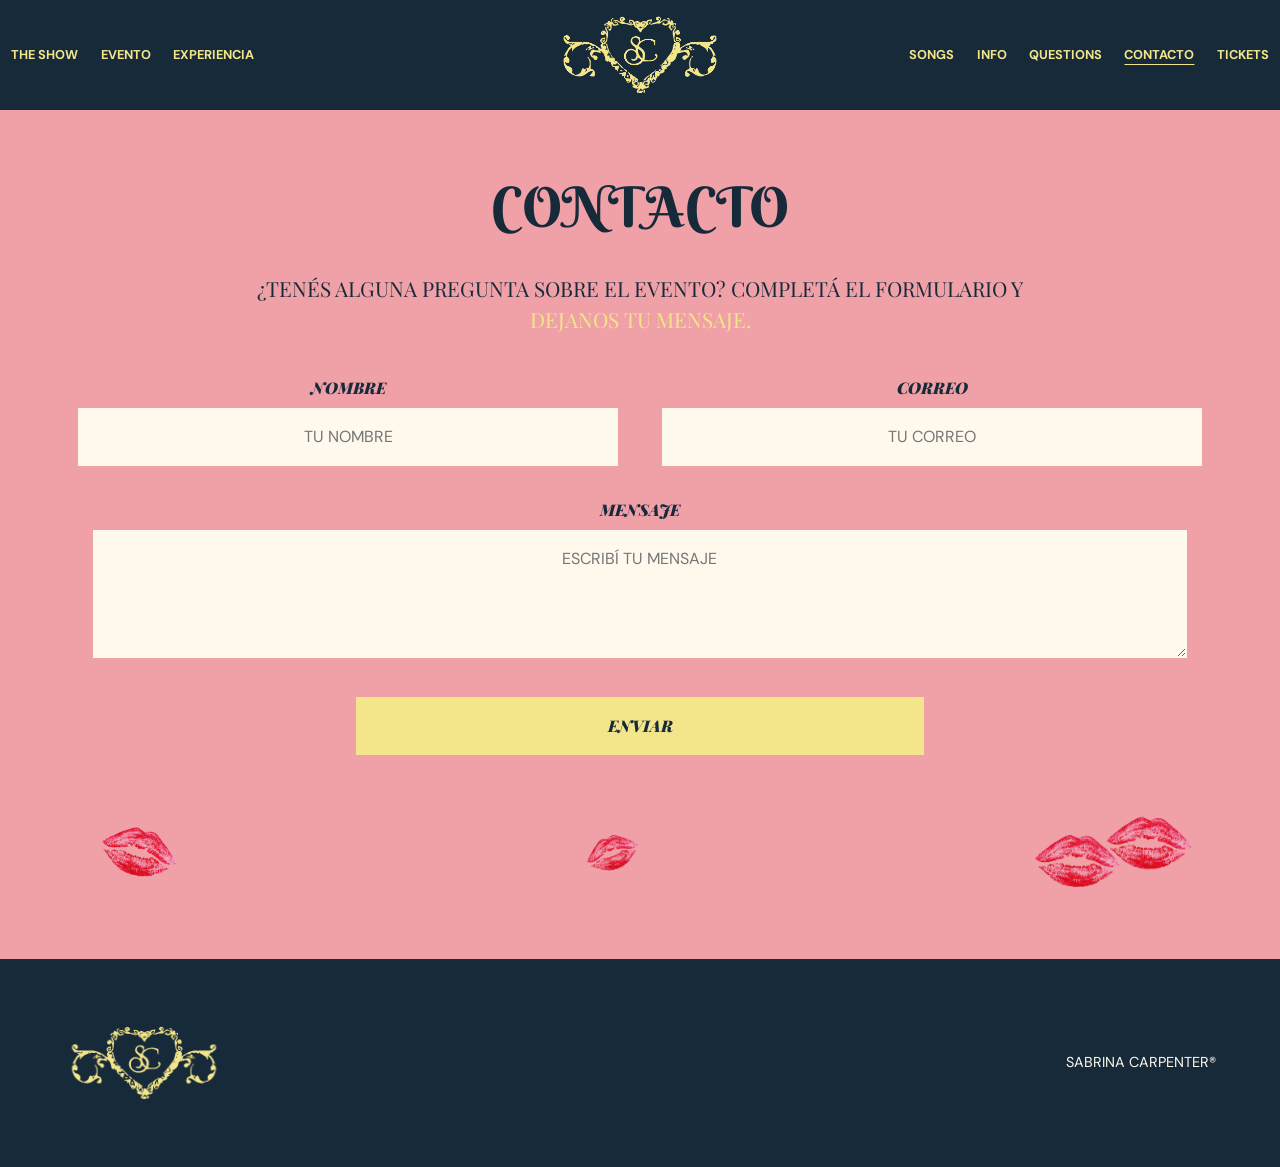
<file: TP2_CorderoAgustina_DGT5AP/contacto.html>
<!DOCTYPE html>
<html lang="es">
<head>
<meta charset="utf-8"/>
<meta content="width=device-width, initial-scale=1.0" name="viewport"/>
<title>SHORT N' SWEET TOUR | Sabrina Carpenter</title>
<link href="https://fonts.googleapis.com" rel="preconnect"/>
<link crossorigin="" href="https://fonts.gstatic.com" rel="preconnect"/>
<link href="https://fonts.googleapis.com/css2?family=Berkshire+Swash&amp;family=DM+Sans:wght@400;500;600;700&amp;family=DM+Serif+Display:ital@0;1&amp;family=Playfair+Display:ital,wght@0,400;1,900&amp;display=swap" rel="stylesheet"/>
<link href="https://cdn.jsdelivr.net/npm/bootstrap@5.0.2/dist/css/bootstrap.min.css" rel="stylesheet"/><link href="style.css" rel="stylesheet"/>
<script defer="defer" src="script.js"></script></head>
<body><div aria-hidden="true" id="scroll-progress"></div>
<div class="page">
<header class="site-header navbar-expand-lg navbar" id="menu-sabrina"><a aria-label="Ir al inicio" class="logo" href="index.html">
<img alt="Sabrina Carpenter" src="imagenes/logosabrina.png"/>
</a><button aria-controls="site-navigation" aria-expanded="false" aria-label="Abrir o cerrar menú" class="navbar-toggler menu-toggle" data-bs-target="#site-navigation" data-bs-toggle="collapse" type="button"><span class="navbar-toggler-icon"></span></button><div class="collapse navbar-collapse site-navigation" id="site-navigation"><nav class="nav-left">
<a href="show.html">THE SHOW</a>
<a href="evento.html">EVENTO</a>
<a href="experiencia.html">EXPERIENCIA</a>
</nav><nav class="nav-right">
<a href="songs.html">SONGS</a>
<a href="info.html">INFO</a>
<a href="questions.html">QUESTIONS</a>
<a aria-current="page" href="contacto.html">CONTACTO</a>
<a href="tickets.html">TICKETS</a></nav></div></header>
<main>
<section class="contact" id="contacto">
<div class="section-title">
<h1>CONTACTO</h1>
</div>
<div class="contact-text">
<p>
                        ¿TENÉS ALGUNA PREGUNTA SOBRE EL EVENTO?
                        COMPLETÁ EL FORMULARIO Y
                        <span class="important-yellow">DEJANOS TU MENSAJE.</span>
</p>
</div>
<form id="contactForm">
<div class="form-row">
<div class="form-field">
<label for="nombre">NOMBRE</label>
<input id="nombre" placeholder="TU NOMBRE" required="" type="text"/>
</div>
<div class="form-field">
<label for="correo">CORREO</label>
<input id="correo" placeholder="TU CORREO" required="" type="email"/>
</div>
</div>
<div class="form-field message-field">
<label for="mensaje">MENSAJE</label>
<textarea id="mensaje" placeholder="ESCRIBÍ TU MENSAJE" required=""></textarea>
</div>
<button type="submit">ENVIAR</button>
<p aria-live="polite" id="respuestaFormulario"></p></form>
<div class="besos-contact">
<img alt="" class="beso-contact-1" src="imagenes/besos-2.png"/>
<img alt="" class="beso-contact-2" src="imagenes/besos-3.png"/>
<img alt="" class="beso-contact-3" src="imagenes/besos-4.png"/>
</div>
</section>
</main>
<footer>
<img alt="Sabrina Carpenter" src="imagenes/logosabrina.png"/>
<span>SABRINA CARPENTER®</span>
</footer>
</div>
<button aria-label="Volver arriba" id="volver-arriba" type="button">↑</button><script src="https://cdn.jsdelivr.net/npm/bootstrap@5.0.2/dist/js/bootstrap.bundle.min.js"></script></body>
</html>
</file>
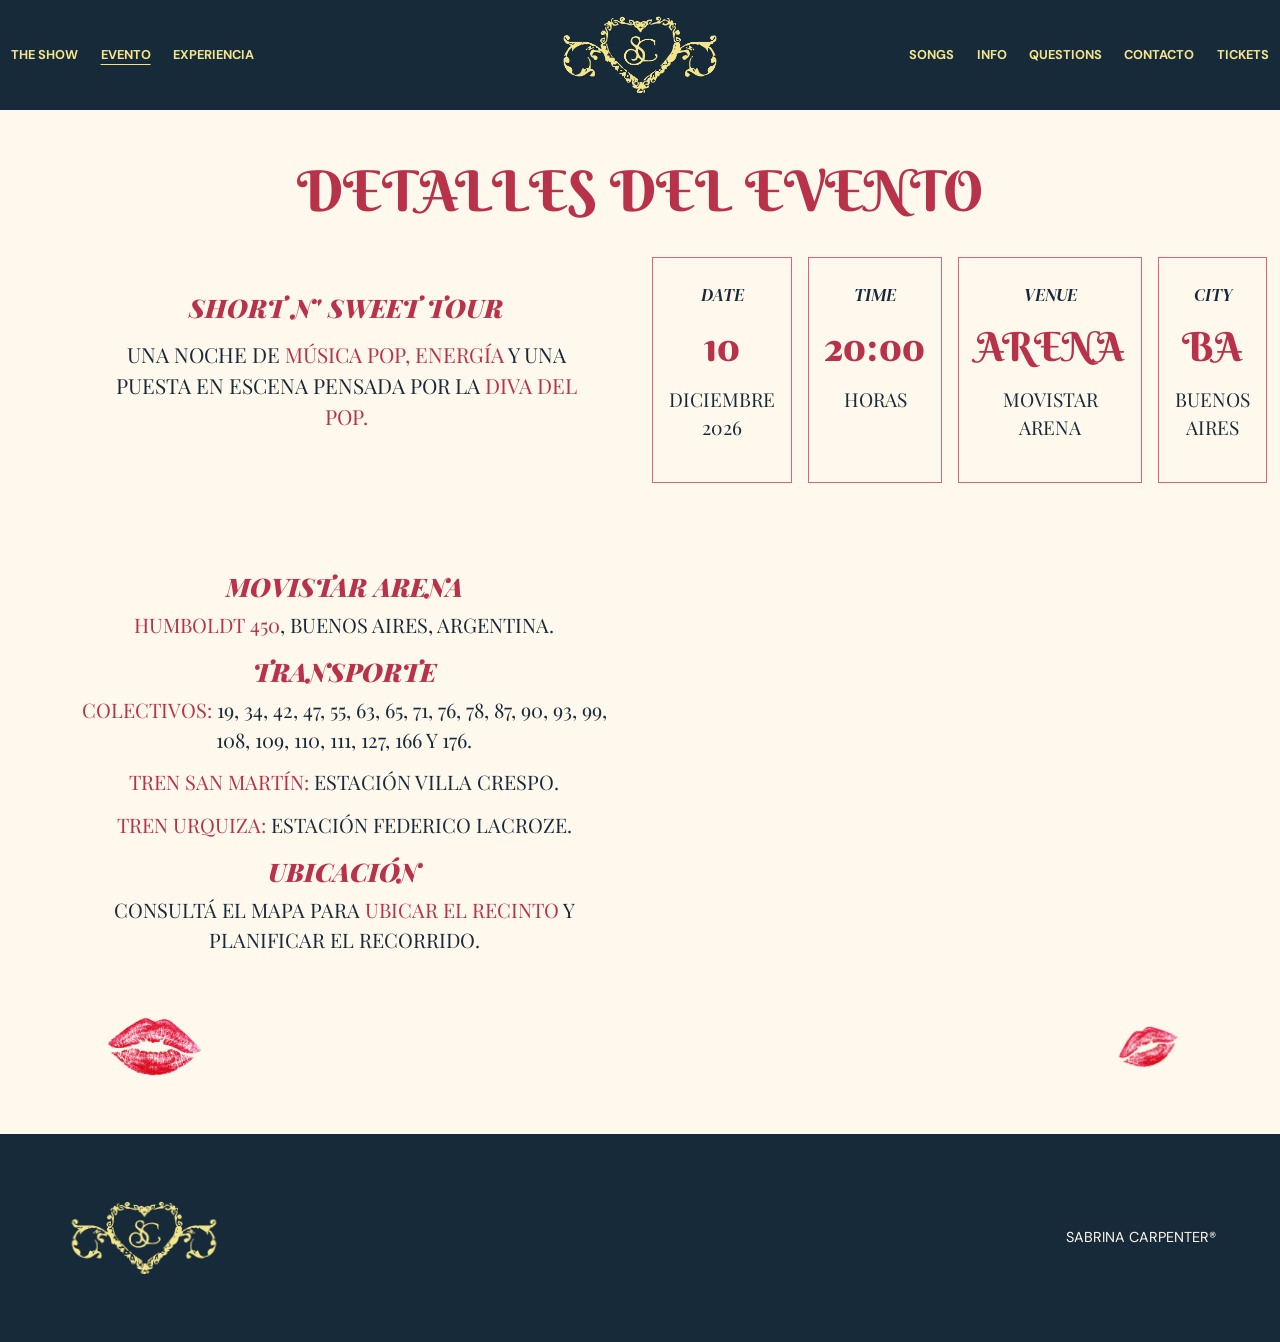
<file: TP2_CorderoAgustina_DGT5AP/evento.html>
<!DOCTYPE html>
<html lang="es">
<head>
<meta charset="utf-8"/>
<meta content="width=device-width, initial-scale=1.0" name="viewport"/>
<title>SHORT N' SWEET TOUR | Sabrina Carpenter</title>
<link href="https://fonts.googleapis.com" rel="preconnect"/>
<link crossorigin="" href="https://fonts.gstatic.com" rel="preconnect"/>
<link href="https://fonts.googleapis.com/css2?family=Berkshire+Swash&amp;family=DM+Sans:wght@400;500;600;700&amp;family=DM+Serif+Display:ital@0;1&amp;family=Playfair+Display:ital,wght@0,400;1,900&amp;display=swap" rel="stylesheet"/>
<link href="https://cdn.jsdelivr.net/npm/bootstrap@5.0.2/dist/css/bootstrap.min.css" rel="stylesheet"/><link href="style.css" rel="stylesheet"/>
<script defer="defer" src="script.js"></script></head>
<body><div aria-hidden="true" id="scroll-progress"></div>
<div class="page">
<header class="site-header navbar-expand-lg navbar" id="menu-sabrina"><a aria-label="Ir al inicio" class="logo" href="index.html">
<img alt="Sabrina Carpenter" src="imagenes/logosabrina.png"/>
</a><button aria-controls="site-navigation" aria-expanded="false" aria-label="Abrir o cerrar menú" class="navbar-toggler menu-toggle" data-bs-target="#site-navigation" data-bs-toggle="collapse" type="button"><span class="navbar-toggler-icon"></span></button><div class="collapse navbar-collapse site-navigation" id="site-navigation"><nav class="nav-left">
<a href="show.html">THE SHOW</a>
<a aria-current="page" href="evento.html">EVENTO</a>
<a href="experiencia.html">EXPERIENCIA</a>
</nav><nav class="nav-right">
<a href="songs.html">SONGS</a>
<a href="info.html">INFO</a>
<a href="questions.html">QUESTIONS</a>
<a href="contacto.html">CONTACTO</a>
<a href="tickets.html">TICKETS</a></nav></div></header>
<main>
<section class="event" id="evento">
<div class="section-title">
<h1>DETALLES DEL EVENTO</h1>
</div>
<div class="event-description">
<h3>SHORT N' SWEET TOUR</h3>
<p>
                        UNA NOCHE DE
                        <span class="important-red">MÚSICA POP, ENERGÍA</span>
                        Y UNA PUESTA EN ESCENA PENSADA POR LA
                        <span class="important-red">DIVA DEL POP.</span>
</p>
</div>
<div class="event-data">
<div class="data-group">
<div class="data-box">
<span>DATE</span>
<strong>10</strong>
<p>DICIEMBRE 2026</p>
</div>
<div class="data-box">
<span>TIME</span>
<strong>20:00</strong>
<p>HORAS</p>
</div>
</div>
<div class="data-group">
<div class="data-box">
<span>VENUE</span>
<strong>ARENA</strong>
<p>MOVISTAR ARENA</p>
</div>
<div class="data-box">
<span>CITY</span>
<strong>BA</strong>
<p>BUENOS AIRES</p>
</div>
</div>
</div>
<div class="location-content">
<div class="location-info">
<h3>MOVISTAR ARENA</h3>
<p>
<span class="important-red">HUMBOLDT 450</span>,
                            BUENOS AIRES, ARGENTINA.
                        </p>
<h3>TRANSPORTE</h3>
<p>
<span class="important-red">COLECTIVOS:</span>
                            19, 34, 42, 47, 55, 63, 65,
                            71, 76, 78, 87, 90, 93, 99, 108, 109,
                            110, 111, 127, 166 Y 176.
                        </p>
<p>
<span class="important-red">TREN SAN MARTÍN:</span>
                            ESTACIÓN VILLA CRESPO.
                        </p>
<p>
<span class="important-red">TREN URQUIZA:</span>
                            ESTACIÓN FEDERICO LACROZE.
                        </p>
<h3>UBICACIÓN</h3>
<p>
                            CONSULTÁ EL MAPA PARA
                            <span class="important-red">UBICAR EL RECINTO</span>
                            Y PLANIFICAR EL RECORRIDO.
                        </p>
</div>
<div class="map">
<iframe src="https://www.google.com/maps?q=Movistar+Arena+Buenos+Aires&amp;output=embed" title="Mapa de Movistar Arena">
</iframe>
</div>
</div>
<div class="besos-event">
<img alt="" class="beso-event-1" src="imagenes/besos-1.png"/>
<img alt="" class="beso-event-2" src="imagenes/besos-3.png"/>
</div>
</section>
</main>
<footer>
<img alt="Sabrina Carpenter" src="imagenes/logosabrina.png"/>
<span>SABRINA CARPENTER®</span>
</footer>
</div>
<button aria-label="Volver arriba" id="volver-arriba" type="button">↑</button><script src="https://cdn.jsdelivr.net/npm/bootstrap@5.0.2/dist/js/bootstrap.bundle.min.js"></script></body>
</html>
</file>
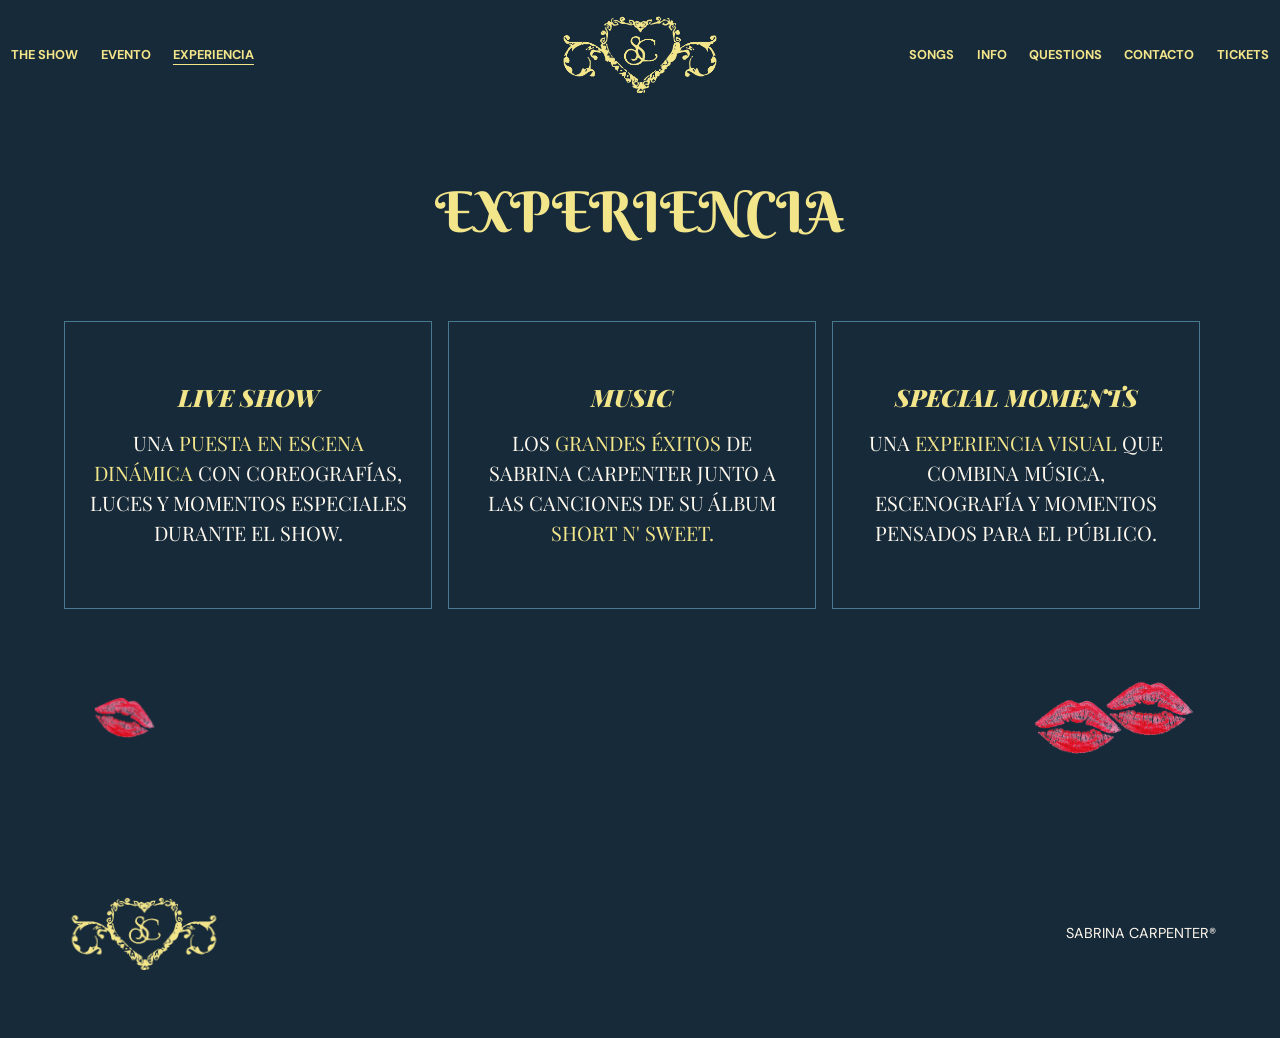
<file: TP2_CorderoAgustina_DGT5AP/experiencia.html>
<!DOCTYPE html>
<html lang="es">
<head>
<meta charset="utf-8"/>
<meta content="width=device-width, initial-scale=1.0" name="viewport"/>
<title>SHORT N' SWEET TOUR | Sabrina Carpenter</title>
<link href="https://fonts.googleapis.com" rel="preconnect"/>
<link crossorigin="" href="https://fonts.gstatic.com" rel="preconnect"/>
<link href="https://fonts.googleapis.com/css2?family=Berkshire+Swash&amp;family=DM+Sans:wght@400;500;600;700&amp;family=DM+Serif+Display:ital@0;1&amp;family=Playfair+Display:ital,wght@0,400;1,900&amp;display=swap" rel="stylesheet"/>
<link href="https://cdn.jsdelivr.net/npm/bootstrap@5.0.2/dist/css/bootstrap.min.css" rel="stylesheet"/><link href="style.css" rel="stylesheet"/>
<script defer="defer" src="script.js"></script></head>
<body><div aria-hidden="true" id="scroll-progress"></div>
<div class="page">
<header class="site-header navbar-expand-lg navbar" id="menu-sabrina"><a aria-label="Ir al inicio" class="logo" href="index.html">
<img alt="Sabrina Carpenter" src="imagenes/logosabrina.png"/>
</a><button aria-controls="site-navigation" aria-expanded="false" aria-label="Abrir o cerrar menú" class="navbar-toggler menu-toggle" data-bs-target="#site-navigation" data-bs-toggle="collapse" type="button"><span class="navbar-toggler-icon"></span></button><div class="collapse navbar-collapse site-navigation" id="site-navigation"><nav class="nav-left">
<a href="show.html">THE SHOW</a>
<a href="evento.html">EVENTO</a>
<a aria-current="page" href="experiencia.html">EXPERIENCIA</a>
</nav><nav class="nav-right">
<a href="songs.html">SONGS</a>
<a href="info.html">INFO</a>
<a href="questions.html">QUESTIONS</a>
<a href="contacto.html">CONTACTO</a>
<a href="tickets.html">TICKETS</a></nav></div></header>
<main>
<section class="experience" id="experiencia">
<div class="section-title">
<h1>EXPERIENCIA</h1>
</div>
<div class="experience-grid container-fluid row g-3">
<div class="col-12 col-md-6 col-lg-4 bs-card-col"><article>
<h3>LIVE SHOW</h3>
<p>
                            UNA <span class="important-yellow">PUESTA EN ESCENA DINÁMICA</span>
                            CON COREOGRAFÍAS, LUCES Y MOMENTOS
                            ESPECIALES DURANTE EL SHOW.
                        </p>
</article></div>
<div class="col-12 col-md-6 col-lg-4 bs-card-col"><article>
<h3>MUSIC</h3>
<p>
                            LOS <span class="important-yellow">GRANDES ÉXITOS</span>
                            DE SABRINA CARPENTER JUNTO A LAS CANCIONES DE SU ÁLBUM
                            <span class="important-yellow">SHORT N' SWEET.</span>
</p>
</article></div>
<div class="col-12 col-md-6 col-lg-4 bs-card-col"><article>
<h3>SPECIAL MOMENTS</h3>
<p>
                            UNA <span class="important-yellow">EXPERIENCIA VISUAL</span>
                            QUE COMBINA MÚSICA, ESCENOGRAFÍA Y MOMENTOS
                            PENSADOS PARA EL PÚBLICO.
                        </p>
</article></div>
</div>
<div class="besos-experience">
<img alt="" class="beso-experience-1" src="imagenes/besos-2.png"/>
<img alt="" class="beso-experience-2" src="imagenes/besos-4.png"/>
</div>
</section>
</main>
<footer>
<img alt="Sabrina Carpenter" src="imagenes/logosabrina.png"/>
<span>SABRINA CARPENTER®</span>
</footer>
</div>
<button aria-label="Volver arriba" id="volver-arriba" type="button">↑</button><script src="https://cdn.jsdelivr.net/npm/bootstrap@5.0.2/dist/js/bootstrap.bundle.min.js"></script></body>
</html>
</file>
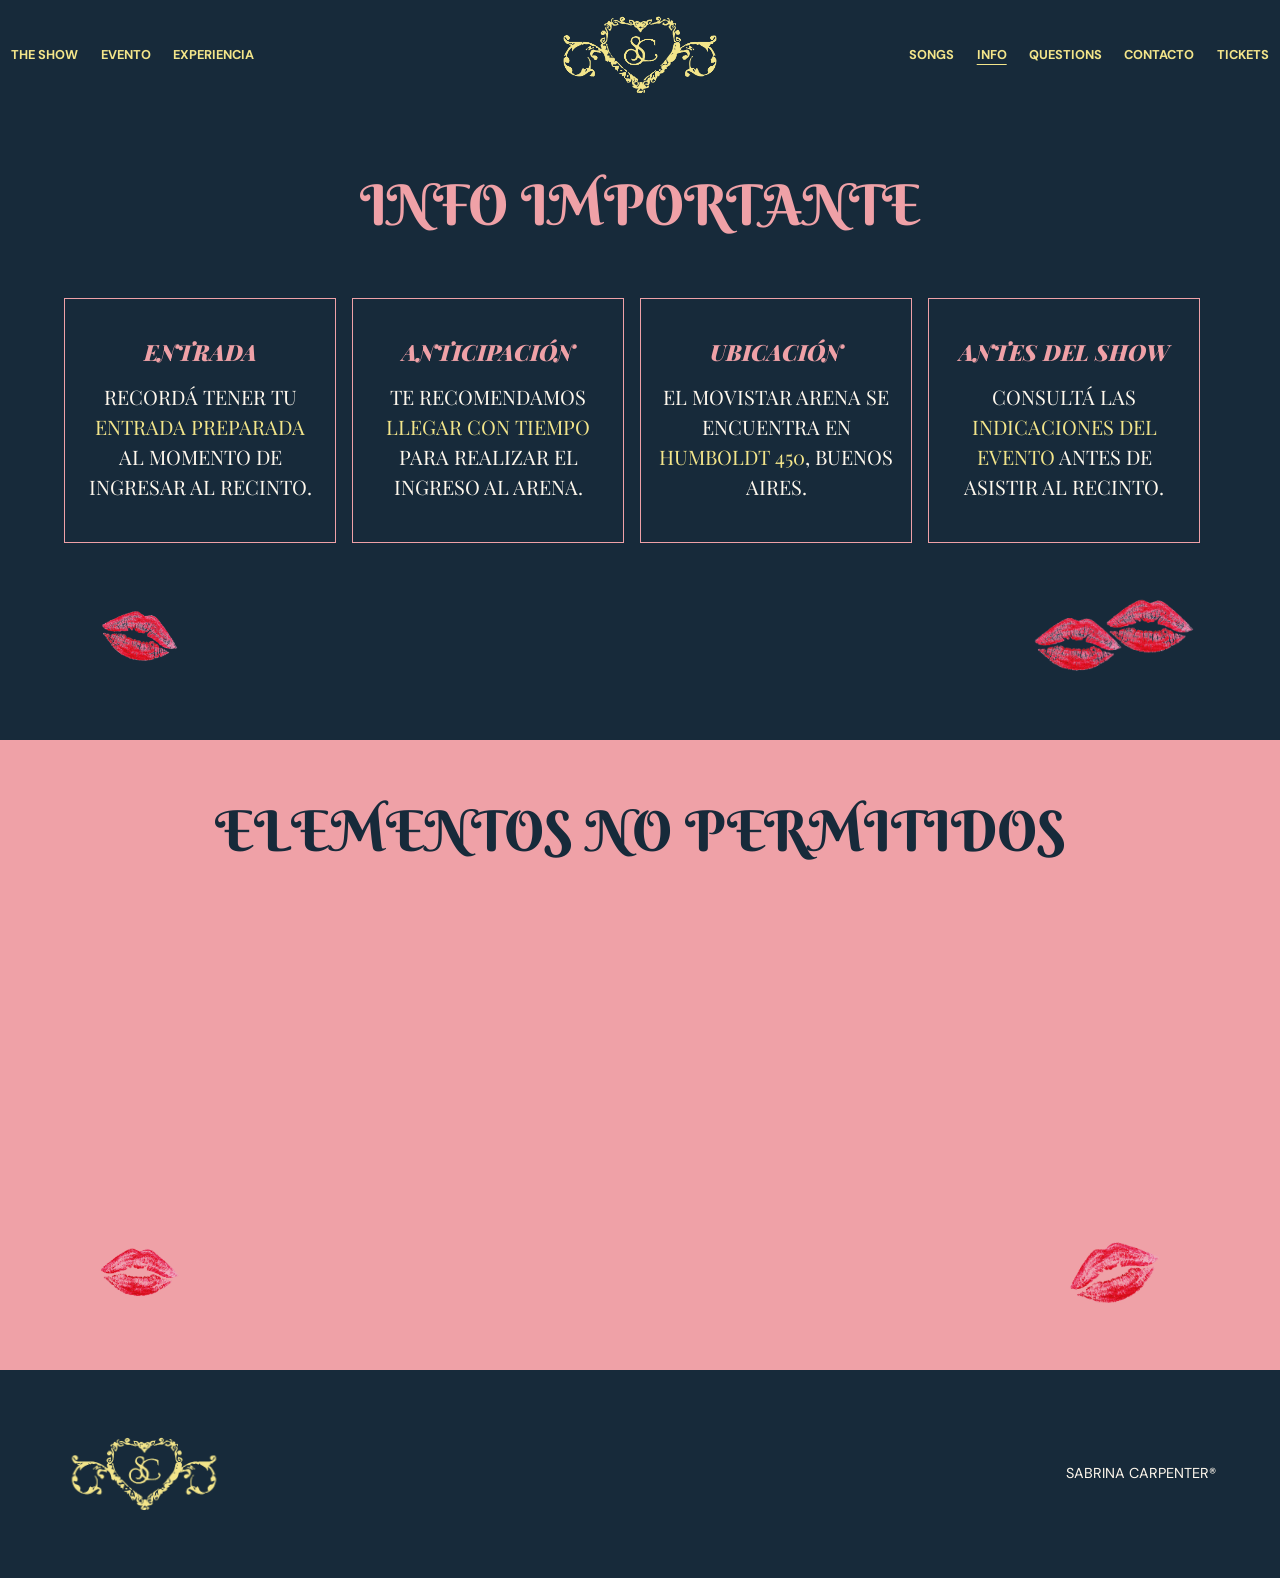
<file: TP2_CorderoAgustina_DGT5AP/info.html>
<!DOCTYPE html>
<html lang="es">
<head>
<meta charset="utf-8"/>
<meta content="width=device-width, initial-scale=1.0" name="viewport"/>
<title>SHORT N' SWEET TOUR | Sabrina Carpenter</title>
<link href="https://fonts.googleapis.com" rel="preconnect"/>
<link crossorigin="" href="https://fonts.gstatic.com" rel="preconnect"/>
<link href="https://fonts.googleapis.com/css2?family=Berkshire+Swash&amp;family=DM+Sans:wght@400;500;600;700&amp;family=DM+Serif+Display:ital@0;1&amp;family=Playfair+Display:ital,wght@0,400;1,900&amp;display=swap" rel="stylesheet"/>
<link href="https://cdn.jsdelivr.net/npm/bootstrap@5.0.2/dist/css/bootstrap.min.css" rel="stylesheet"/><link href="style.css" rel="stylesheet"/>
<script defer="defer" src="script.js"></script></head>
<body><div aria-hidden="true" id="scroll-progress"></div>
<div class="page">
<header class="site-header navbar-expand-lg navbar" id="menu-sabrina"><a aria-label="Ir al inicio" class="logo" href="index.html">
<img alt="Sabrina Carpenter" src="imagenes/logosabrina.png"/>
</a><button aria-controls="site-navigation" aria-expanded="false" aria-label="Abrir o cerrar menú" class="navbar-toggler menu-toggle" data-bs-target="#site-navigation" data-bs-toggle="collapse" type="button"><span class="navbar-toggler-icon"></span></button><div class="collapse navbar-collapse site-navigation" id="site-navigation"><nav class="nav-left">
<a href="show.html">THE SHOW</a>
<a href="evento.html">EVENTO</a>
<a href="experiencia.html">EXPERIENCIA</a>
</nav><nav class="nav-right">
<a href="songs.html">SONGS</a>
<a aria-current="page" href="info.html">INFO</a>
<a href="questions.html">QUESTIONS</a>
<a href="contacto.html">CONTACTO</a>
<a href="tickets.html">TICKETS</a></nav></div></header>
<main>
<section class="important" id="info">
<div class="section-title">
<h1>INFO IMPORTANTE</h1>
</div>
<div class="important-grid container-fluid row g-3">
<div class="col-12 col-md-6 col-lg-3 bs-card-col"><article>
<h3>ENTRADA</h3>
<p>
                            RECORDÁ TENER TU
                            <span class="important-yellow">ENTRADA PREPARADA</span>
                            AL MOMENTO DE INGRESAR AL RECINTO.
                        </p>
</article></div>
<div class="col-12 col-md-6 col-lg-3 bs-card-col"><article>
<h3>ANTICIPACIÓN</h3>
<p>
                            TE RECOMENDAMOS
                            <span class="important-yellow">LLEGAR CON TIEMPO</span>
                            PARA REALIZAR EL INGRESO AL ARENA.
                        </p>
</article></div>
<div class="col-12 col-md-6 col-lg-3 bs-card-col"><article>
<h3>UBICACIÓN</h3>
<p>
                            EL MOVISTAR ARENA SE ENCUENTRA EN
                            <span class="important-yellow">HUMBOLDT 450</span>,
                            BUENOS AIRES.
                        </p>
</article></div>
<div class="col-12 col-md-6 col-lg-3 bs-card-col"><article>
<h3>ANTES DEL SHOW</h3>
<p>
                            CONSULTÁ LAS
                            <span class="important-yellow">INDICACIONES DEL EVENTO</span>
                            ANTES DE ASISTIR AL RECINTO.
                        </p>
</article></div>
</div>
<div class="besos-important">
<img alt="" class="beso-important-1" src="imagenes/besos-2.png"/>
<img alt="" class="beso-important-2" src="imagenes/besos-4.png"/>
</div>
</section>
<section class="prohibited">
<div class="section-title">
<h2>ELEMENTOS NO PERMITIDOS</h2>
</div>
<div class="prohibited-grid container-fluid row g-3">
<div class="col-12 col-md-6 col-lg-3 bs-card-col"><article>
<h3>ALIMENTOS Y BEBIDAS</h3>
<p>
                            NO ESTÁ PERMITIDO EL INGRESO CON
                            <span class="important-red">ALIMENTOS O BEBIDAS</span>
                            DEL EXTERIOR.
                        </p>
</article></div>
<div class="col-12 col-md-6 col-lg-3 bs-card-col"><article>
<h3>OBJETOS PELIGROSOS</h3>
<p>
                            NO SE PERMITE EL INGRESO CON
                            <span class="important-red">OBJETOS CORTANTES O PELIGROSOS.</span>
</p>
</article></div>
<div class="col-12 col-md-6 col-lg-3 bs-card-col"><article>
<h3>CÁMARAS PROFESIONALES</h3>
<p>
                            NO ESTÁ PERMITIDO EL INGRESO CON
                            <span class="important-red">EQUIPOS PROFESIONALES</span>
                            DE FOTOGRAFÍA O VIDEO.
                        </p>
</article></div>
<div class="col-12 col-md-6 col-lg-3 bs-card-col"><article>
<h3>ELEMENTOS GRANDES</h3>
<p>
                            EVITÁ LLEVAR
                            <span class="important-red">BOLSOS U OBJETOS DE GRAN TAMAÑO</span>
                            AL RECINTO.
                        </p>
</article></div>
</div>
<div class="besos-prohibited">
<img alt="" class="beso-prohibited-1" src="imagenes/besos-1.png"/>
<img alt="" class="beso-prohibited-2" src="imagenes/besos-3.png"/>
</div>
</section>
</main>
<footer>
<img alt="Sabrina Carpenter" src="imagenes/logosabrina.png"/>
<span>SABRINA CARPENTER®</span>
</footer>
</div>
<button aria-label="Volver arriba" id="volver-arriba" type="button">↑</button><script src="https://cdn.jsdelivr.net/npm/bootstrap@5.0.2/dist/js/bootstrap.bundle.min.js"></script></body>
</html>
</file>
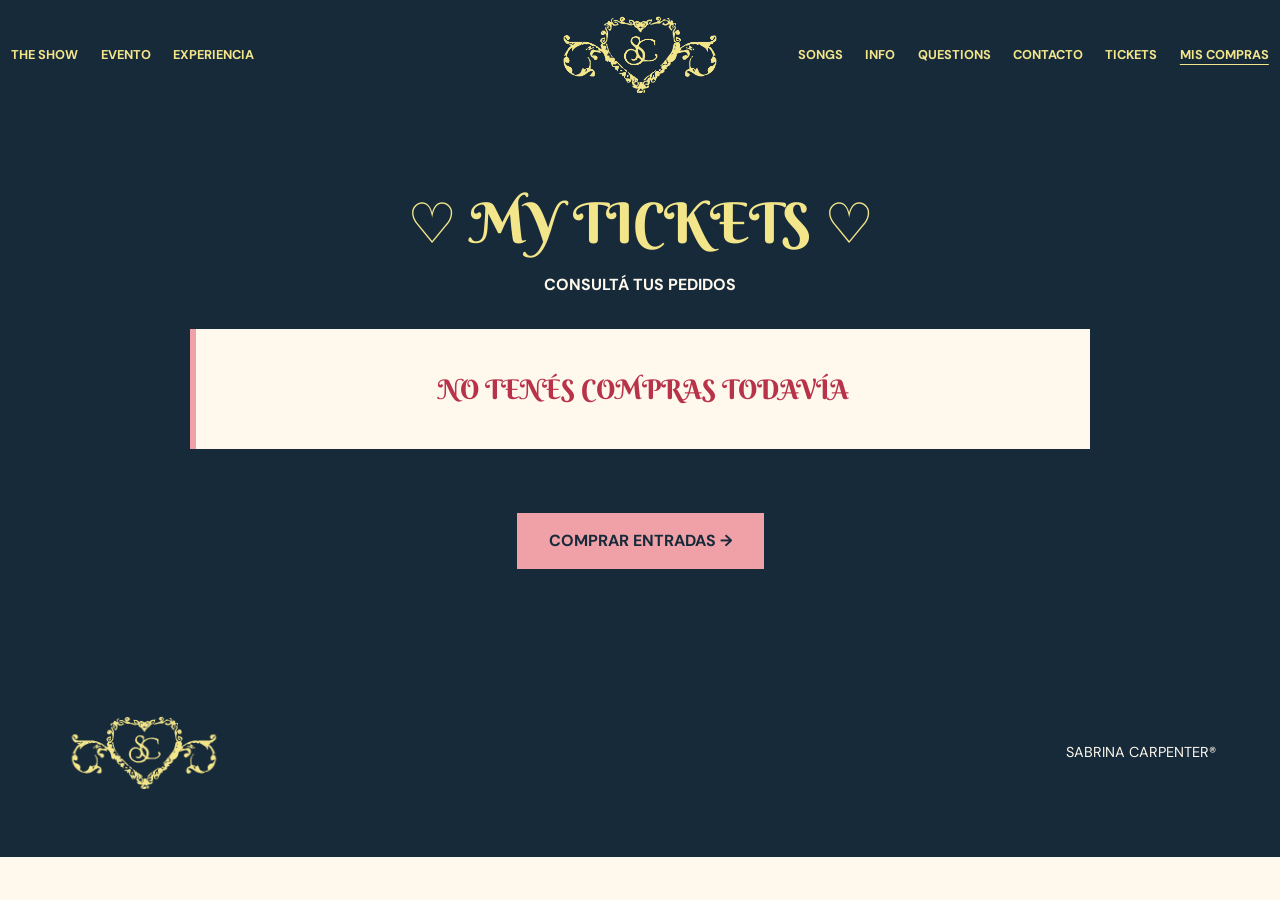
<file: TP2_CorderoAgustina_DGT5AP/mis-compras.html>
<!DOCTYPE html>
<html lang="es">
<head>
    <meta charset="UTF-8">
    <meta name="viewport" content="width=device-width, initial-scale=1.0">
    <title>MIS COMPRAS | Sabrina Carpenter</title>

    <link rel="preconnect" href="https://fonts.googleapis.com">
    <link rel="preconnect" href="https://fonts.gstatic.com" crossorigin>
    <link href="https://fonts.googleapis.com/css2?family=Berkshire+Swash&family=DM+Sans:wght@400;500;600;700&family=DM+Serif+Display:ital@0;1&family=Playfair+Display:ital,wght@0,400;1,900&display=swap" rel="stylesheet">
    <link href="https://cdn.jsdelivr.net/npm/bootstrap@5.0.2/dist/css/bootstrap.min.css" rel="stylesheet">
    <link rel="stylesheet" href="style.css">
    <script src="script.js" defer></script>
</head>

<body>
    <div id="scroll-progress" aria-hidden="true"></div>

    <div class="page">

        <header class="site-header navbar navbar-expand-lg" id="menu-sabrina">
            <a class="logo" href="index.html" aria-label="Ir al inicio">
                <img src="imagenes/logosabrina.png" alt="Sabrina Carpenter">
            </a>

            <button class="navbar-toggler menu-toggle"
                    type="button"
                    data-bs-toggle="collapse"
                    data-bs-target="#site-navigation"
                    aria-controls="site-navigation"
                    aria-expanded="false"
                    aria-label="Abrir o cerrar menú">
                <span class="navbar-toggler-icon"></span>
            </button>

            <div class="collapse navbar-collapse site-navigation" id="site-navigation">
                <nav class="nav-left">
                    <a href="show.html">THE SHOW</a>
                    <a href="evento.html">EVENTO</a>
                    <a href="experiencia.html">EXPERIENCIA</a>
                </nav>

                <nav class="nav-right">
                    <a href="songs.html">SONGS</a>
                    <a href="info.html">INFO</a>
                    <a href="questions.html">QUESTIONS</a>
                    <a href="contacto.html">CONTACTO</a>
                    <a href="tickets.html">TICKETS</a>
                    <a href="mis-compras.html" aria-current="page">MIS COMPRAS</a>
                </nav>
            </div>
        </header>

        <main>
            <section class="tickets-page history-page">

                <div class="section-title">
                    <h1>♡ MY TICKETS ♡</h1>
                </div>

                <p class="checkout-event">
                    CONSULTÁ TUS PEDIDOS
                </p>

                <div class="orders-list" id="orders-list">
                    <article class="order-card">
                        <h2>NO TENÉS COMPRAS TODAVÍA</h2>
                    </article>
                </div>

                <div class="history-cta">
                    <a class="button" href="tickets.html">
                        COMPRAR ENTRADAS →
                    </a>
                </div>

            </section>
        </main>

        <footer>
            <img src="imagenes/logosabrina.png" alt="Sabrina Carpenter">
            <span>SABRINA CARPENTER®</span>
        </footer>

    </div>

    <button id="volver-arriba" type="button" aria-label="Volver arriba">
        ↑
    </button>

    <script src="https://cdn.jsdelivr.net/npm/bootstrap@5.0.2/dist/js/bootstrap.bundle.min.js"></script>
</body>
</html>
</file>
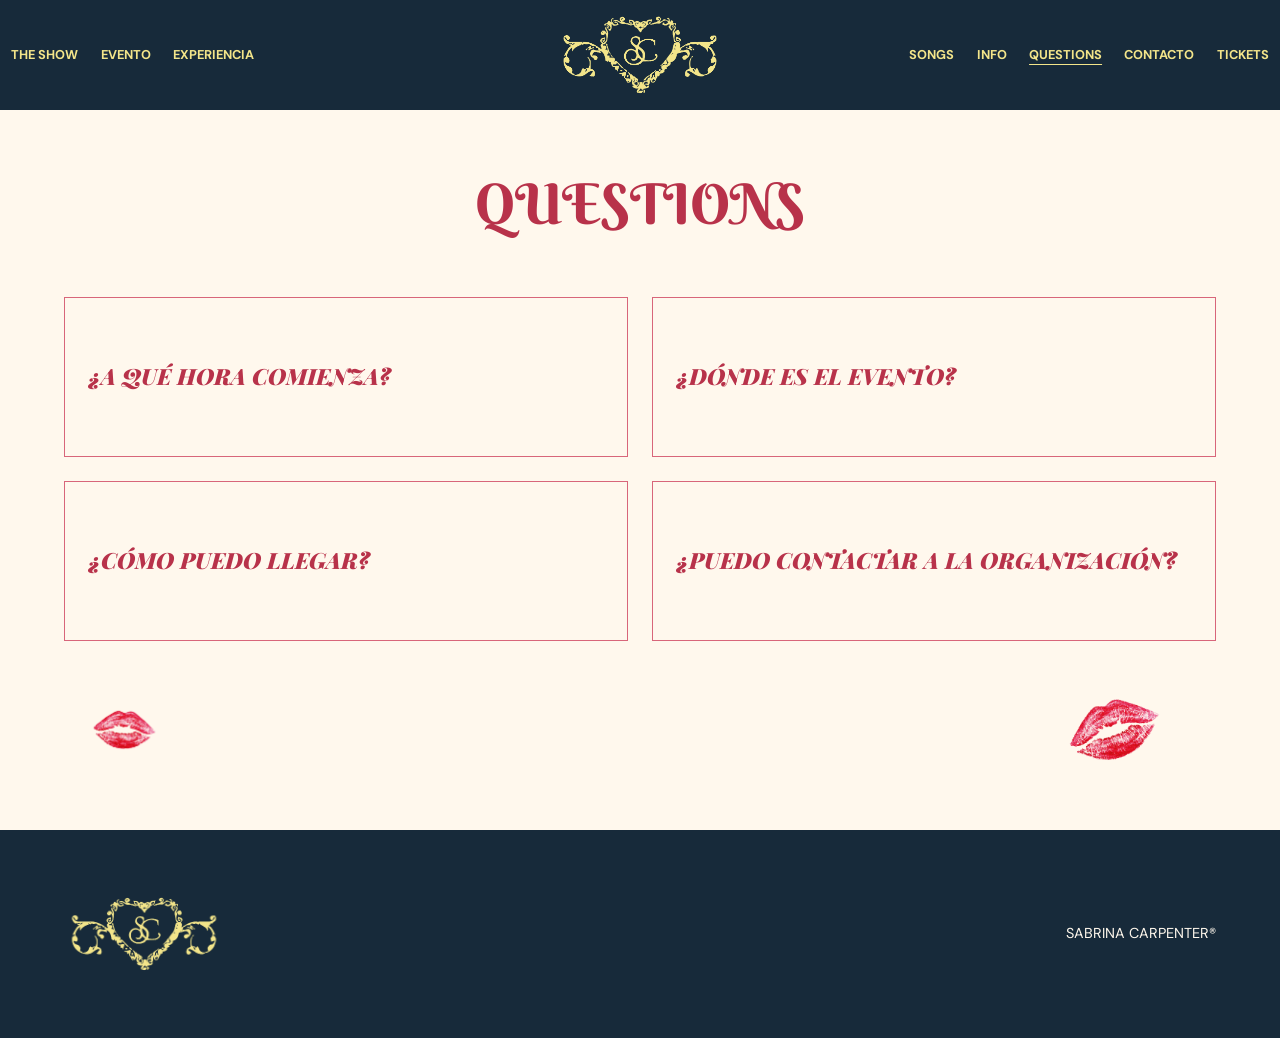
<file: TP2_CorderoAgustina_DGT5AP/questions.html>
<!DOCTYPE html>
<html lang="es">
<head>
<meta charset="utf-8"/>
<meta content="width=device-width, initial-scale=1.0" name="viewport"/>
<title>SHORT N' SWEET TOUR | Sabrina Carpenter</title>
<link href="https://fonts.googleapis.com" rel="preconnect"/>
<link crossorigin="" href="https://fonts.gstatic.com" rel="preconnect"/>
<link href="https://fonts.googleapis.com/css2?family=Berkshire+Swash&amp;family=DM+Sans:wght@400;500;600;700&amp;family=DM+Serif+Display:ital@0;1&amp;family=Playfair+Display:ital,wght@0,400;1,900&amp;display=swap" rel="stylesheet"/>
<link href="https://cdn.jsdelivr.net/npm/bootstrap@5.0.2/dist/css/bootstrap.min.css" rel="stylesheet"/><link href="style.css" rel="stylesheet"/>
<script defer="defer" src="script.js"></script></head>
<body><div aria-hidden="true" id="scroll-progress"></div>
<div class="page">
<header class="site-header navbar-expand-lg navbar" id="menu-sabrina"><a aria-label="Ir al inicio" class="logo" href="index.html">
<img alt="Sabrina Carpenter" src="imagenes/logosabrina.png"/>
</a><button aria-controls="site-navigation" aria-expanded="false" aria-label="Abrir o cerrar menú" class="navbar-toggler menu-toggle" data-bs-target="#site-navigation" data-bs-toggle="collapse" type="button"><span class="navbar-toggler-icon"></span></button><div class="collapse navbar-collapse site-navigation" id="site-navigation"><nav class="nav-left">
<a href="show.html">THE SHOW</a>
<a href="evento.html">EVENTO</a>
<a href="experiencia.html">EXPERIENCIA</a>
</nav><nav class="nav-right">
<a href="songs.html">SONGS</a>
<a href="info.html">INFO</a>
<a aria-current="page" href="questions.html">QUESTIONS</a>
<a href="contacto.html">CONTACTO</a>
<a href="tickets.html">TICKETS</a></nav></div></header>
<main>
<section class="faq" id="questions">
<div class="section-title">
<h1>QUESTIONS</h1>
</div>
<div class="faq-list">
<article>
<button aria-expanded="false" class="faq-trigger faq-button" type="button">¿A QUÉ HORA COMIENZA?</button>
<p>
                            EL SHOW COMIENZA A LAS
                            <span class="important-red">20:00 HORAS.</span>
</p>
</article>
<article>
<button aria-expanded="false" class="faq-trigger faq-button" type="button">¿DÓNDE ES EL EVENTO?</button>
<p>
                            EL EVENTO SE REALIZA EN
                            <span class="important-red">MOVISTAR ARENA</span>,
                            HUMBOLDT 450, BUENOS AIRES.
                        </p>
</article>
<article>
<button aria-expanded="false" class="faq-trigger faq-button" type="button">¿CÓMO PUEDO LLEGAR?</button>
<p>
                            PODÉS CONSULTAR
                            <span class="important-red">EL MAPA Y LAS OPCIONES DE TRANSPORTE</span>
                            EN LA SECCIÓN EVENTO.
                        </p>
</article>
<article>
<button aria-expanded="false" class="faq-trigger faq-button" type="button">¿PUEDO CONTACTAR A LA ORGANIZACIÓN?</button>
<p>
                            SÍ, PODÉS COMPLETAR EL
                            <span class="important-red">FORMULARIO DE CONTACTO.</span>
</p>
</article>
</div>
<div class="besos-faq">
<img alt="" class="beso-faq-1" src="imagenes/besos-1.png"/>
<img alt="" class="beso-faq-2" src="imagenes/besos-3.png"/>
</div>
</section>
</main>
<footer>
<img alt="Sabrina Carpenter" src="imagenes/logosabrina.png"/>
<span>SABRINA CARPENTER®</span>
</footer>
</div>
<button aria-label="Volver arriba" id="volver-arriba" type="button">↑</button><script src="https://cdn.jsdelivr.net/npm/bootstrap@5.0.2/dist/js/bootstrap.bundle.min.js"></script></body>
</html>
</file>
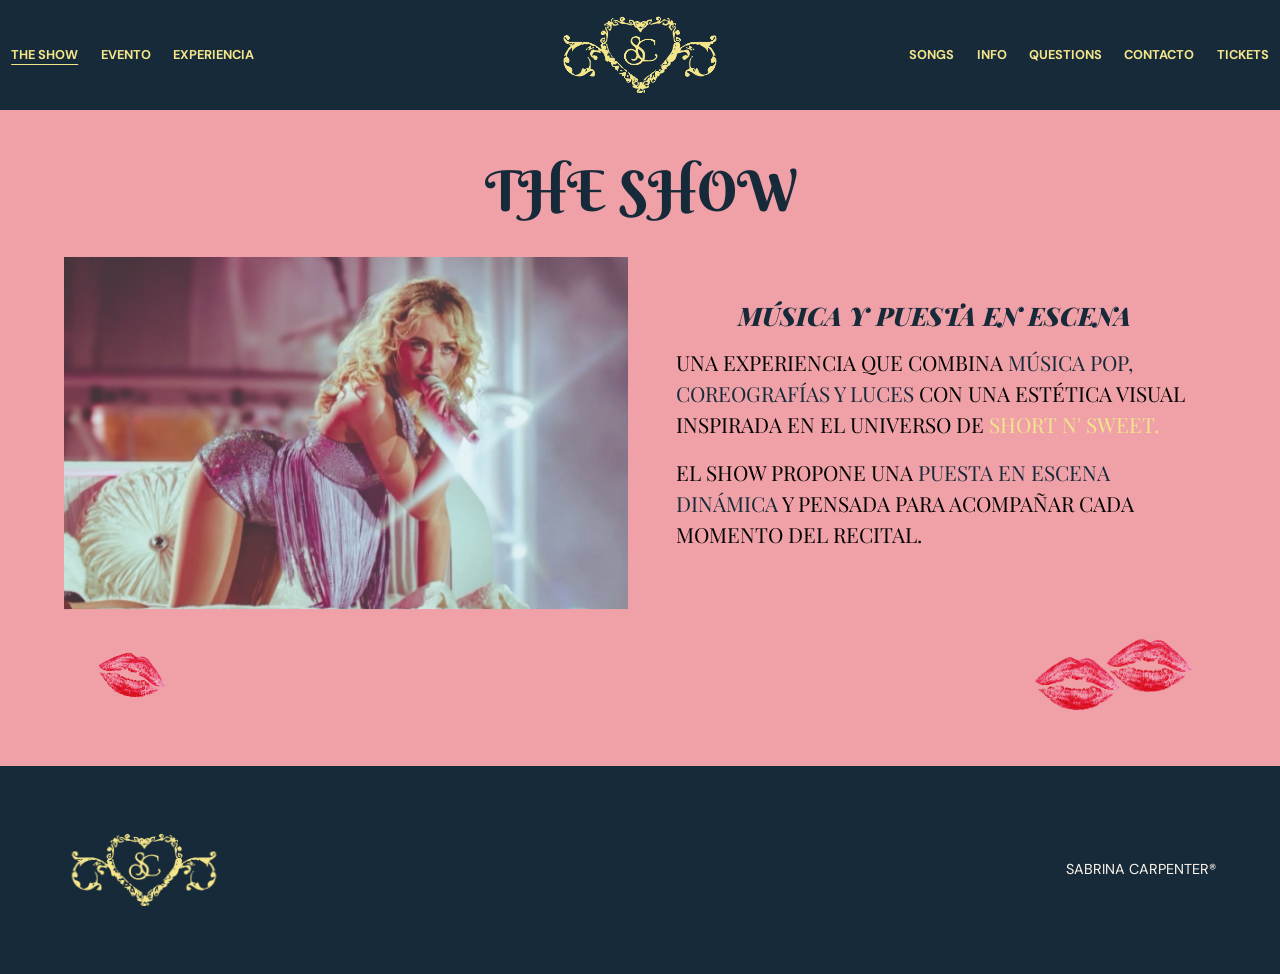
<file: TP2_CorderoAgustina_DGT5AP/show.html>
<!DOCTYPE html>
<html lang="es">
<head>
<meta charset="utf-8"/>
<meta content="width=device-width, initial-scale=1.0" name="viewport"/>
<title>SHORT N' SWEET TOUR | Sabrina Carpenter</title>
<link href="https://fonts.googleapis.com" rel="preconnect"/>
<link crossorigin="" href="https://fonts.gstatic.com" rel="preconnect"/>
<link href="https://fonts.googleapis.com/css2?family=Berkshire+Swash&amp;family=DM+Sans:wght@400;500;600;700&amp;family=DM+Serif+Display:ital@0;1&amp;family=Playfair+Display:ital,wght@0,400;1,900&amp;display=swap" rel="stylesheet"/>
<link href="https://cdn.jsdelivr.net/npm/bootstrap@5.0.2/dist/css/bootstrap.min.css" rel="stylesheet"/><link href="style.css" rel="stylesheet"/>
<script defer="defer" src="script.js"></script></head>
<body><div aria-hidden="true" id="scroll-progress"></div>
<div class="page">
<header class="site-header navbar-expand-lg navbar" id="menu-sabrina"><a aria-label="Ir al inicio" class="logo" href="index.html">
<img alt="Sabrina Carpenter" src="imagenes/logosabrina.png"/>
</a><button aria-controls="site-navigation" aria-expanded="false" aria-label="Abrir o cerrar menú" class="navbar-toggler menu-toggle" data-bs-target="#site-navigation" data-bs-toggle="collapse" type="button"><span class="navbar-toggler-icon"></span></button><div class="collapse navbar-collapse site-navigation" id="site-navigation"><nav class="nav-left">
<a aria-current="page" href="show.html">THE SHOW</a>
<a href="evento.html">EVENTO</a>
<a href="experiencia.html">EXPERIENCIA</a>
</nav><nav class="nav-right">
<a href="songs.html">SONGS</a>
<a href="info.html">INFO</a>
<a href="questions.html">QUESTIONS</a>
<a href="contacto.html">CONTACTO</a>
<a href="tickets.html">TICKETS</a></nav></div></header>
<main>
<section class="show" id="show">
<div class="section-title">
<h1>THE SHOW</h1>
</div>
<div class="show-image">
</div>
<div class="show-info">
<h3>MÚSICA Y PUESTA EN ESCENA</h3>
<p>
                        UNA EXPERIENCIA QUE COMBINA
                        <span class="important-blue">MÚSICA POP, COREOGRAFÍAS Y LUCES</span>
                        CON UNA ESTÉTICA VISUAL INSPIRADA EN EL UNIVERSO DE
                        <span class="important-yellow">SHORT N' SWEET.</span>
</p>
<p>
                        EL SHOW PROPONE UNA
                        <span class="important-blue">PUESTA EN ESCENA DINÁMICA</span>
                        Y PENSADA PARA ACOMPAÑAR CADA MOMENTO DEL RECITAL.
                    </p>
</div>
<div class="besos-show">
<img alt="" class="beso-show-1" src="imagenes/besos-2.png"/>
<img alt="" class="beso-show-2" src="imagenes/besos-4.png"/>
</div>
</section>
</main>
<footer>
<img alt="Sabrina Carpenter" src="imagenes/logosabrina.png"/>
<span>SABRINA CARPENTER®</span>
</footer>
</div>
<button aria-label="Volver arriba" id="volver-arriba" type="button">↑</button><script src="https://cdn.jsdelivr.net/npm/bootstrap@5.0.2/dist/js/bootstrap.bundle.min.js"></script></body>
</html>
</file>
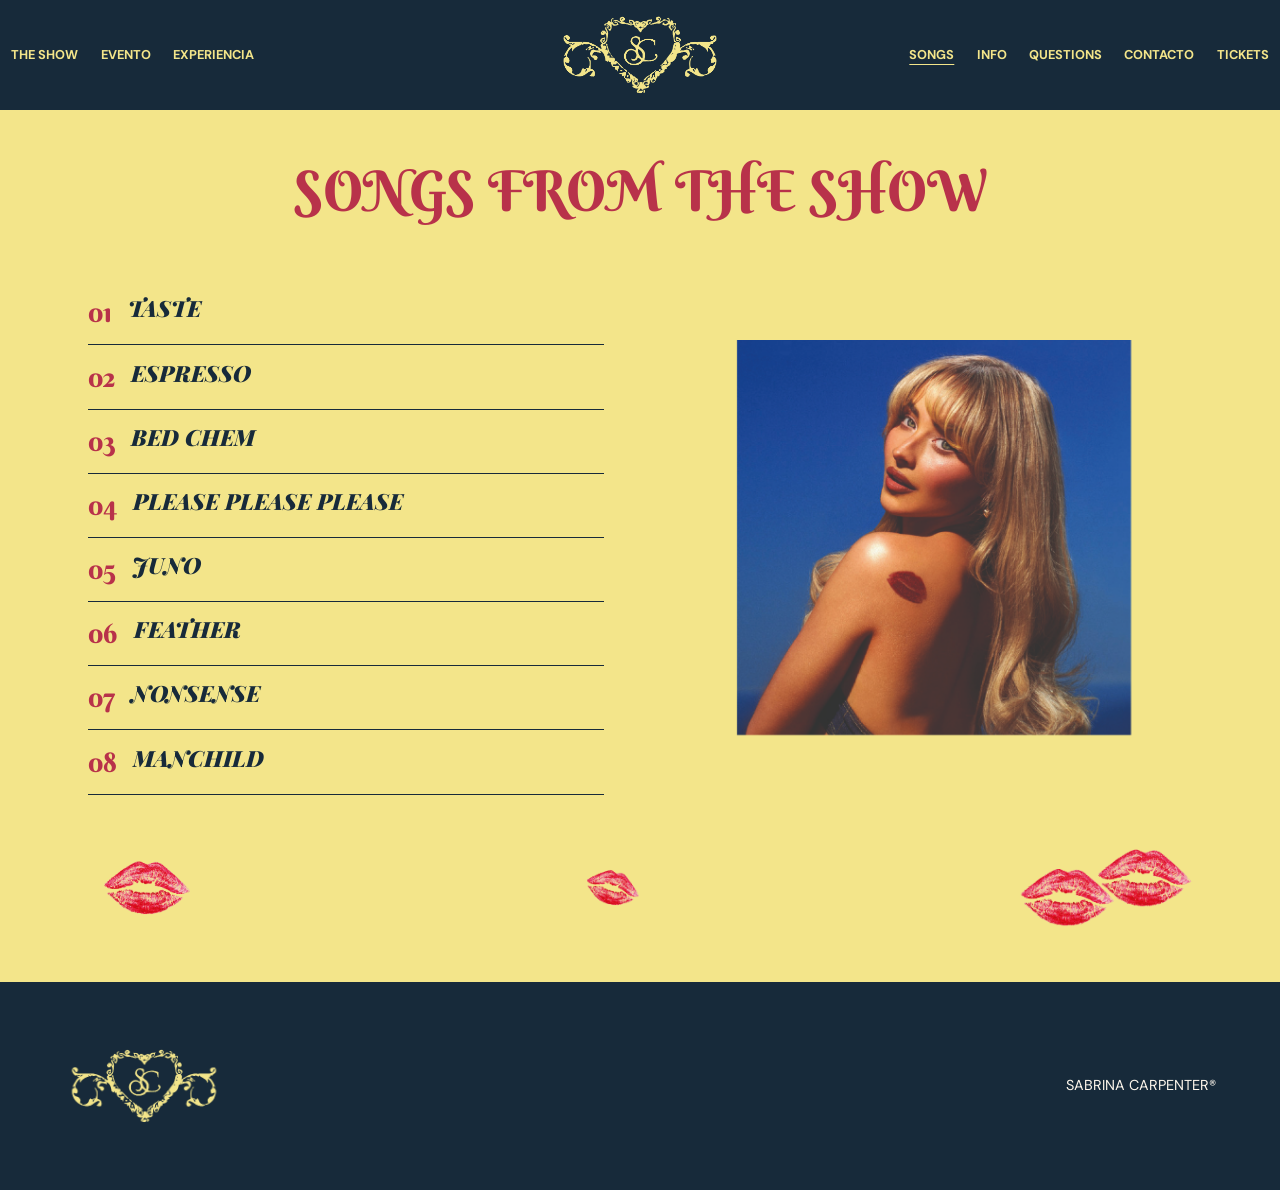
<file: TP2_CorderoAgustina_DGT5AP/songs.html>
<!DOCTYPE html>
<html lang="es">
<head>
<meta charset="utf-8"/>
<meta content="width=device-width, initial-scale=1.0" name="viewport"/>
<title>SHORT N' SWEET TOUR | Sabrina Carpenter</title>
<link href="https://fonts.googleapis.com" rel="preconnect"/>
<link crossorigin="" href="https://fonts.gstatic.com" rel="preconnect"/>
<link href="https://fonts.googleapis.com/css2?family=Berkshire+Swash&amp;family=DM+Sans:wght@400;500;600;700&amp;family=DM+Serif+Display:ital@0;1&amp;family=Playfair+Display:ital,wght@0,400;1,900&amp;display=swap" rel="stylesheet"/>
<link href="https://cdn.jsdelivr.net/npm/bootstrap@5.0.2/dist/css/bootstrap.min.css" rel="stylesheet"/><link href="style.css" rel="stylesheet"/>
<script defer="defer" src="script.js"></script></head>
<body><div aria-hidden="true" id="scroll-progress"></div>
<div class="page">
<header class="site-header navbar-expand-lg navbar" id="menu-sabrina"><a aria-label="Ir al inicio" class="logo" href="index.html">
<img alt="Sabrina Carpenter" src="imagenes/logosabrina.png"/>
</a><button aria-controls="site-navigation" aria-expanded="false" aria-label="Abrir o cerrar menú" class="navbar-toggler menu-toggle" data-bs-target="#site-navigation" data-bs-toggle="collapse" type="button"><span class="navbar-toggler-icon"></span></button><div class="collapse navbar-collapse site-navigation" id="site-navigation"><nav class="nav-left">
<a href="show.html">THE SHOW</a>
<a href="evento.html">EVENTO</a>
<a href="experiencia.html">EXPERIENCIA</a>
</nav><nav class="nav-right">
<a aria-current="page" href="songs.html">SONGS</a>
<a href="info.html">INFO</a>
<a href="questions.html">QUESTIONS</a>
<a href="contacto.html">CONTACTO</a>
<a href="tickets.html">TICKETS</a></nav></div></header>
<main>
<section class="songs" id="songs">
<div class="section-title">
<h1>SONGS FROM THE SHOW</h1>
</div>
<div class="songs-list">
<div class="song">
<span>01</span>
<h3>TASTE</h3>
</div>
<div class="song">
<span>02</span>
<h3>ESPRESSO</h3>
</div>
<div class="song">
<span>03</span>
<h3>BED CHEM</h3>
</div>
<div class="song">
<span>04</span>
<h3>PLEASE PLEASE PLEASE</h3>
</div>
<div class="song">
<span>05</span>
<h3>JUNO</h3>
</div>
<div class="song">
<span>06</span>
<h3>FEATHER</h3>
</div>
<div class="song">
<span>07</span>
<h3>NONSENSE</h3>
</div>
<div class="song">
<span>08</span>
<h3>MANCHILD</h3>
</div>
</div>
<div class="album-image">
<img alt="Short n' Sweet" class="img-fluid" src="imagenes/tapa.jpg"/>
</div>
<div class="besos-songs">
<img alt="" class="beso-songs-1" src="imagenes/besos-1.png"/>
<img alt="" class="beso-songs-2" src="imagenes/besos-2.png"/>
<img alt="" class="beso-songs-3" src="imagenes/besos-4.png"/>
</div>
</section>
</main>
<footer>
<img alt="Sabrina Carpenter" src="imagenes/logosabrina.png"/>
<span>SABRINA CARPENTER®</span>
</footer>
</div>
<button aria-label="Volver arriba" id="volver-arriba" type="button">↑</button><script src="https://cdn.jsdelivr.net/npm/bootstrap@5.0.2/dist/js/bootstrap.bundle.min.js"></script></body>
</html>
</file>
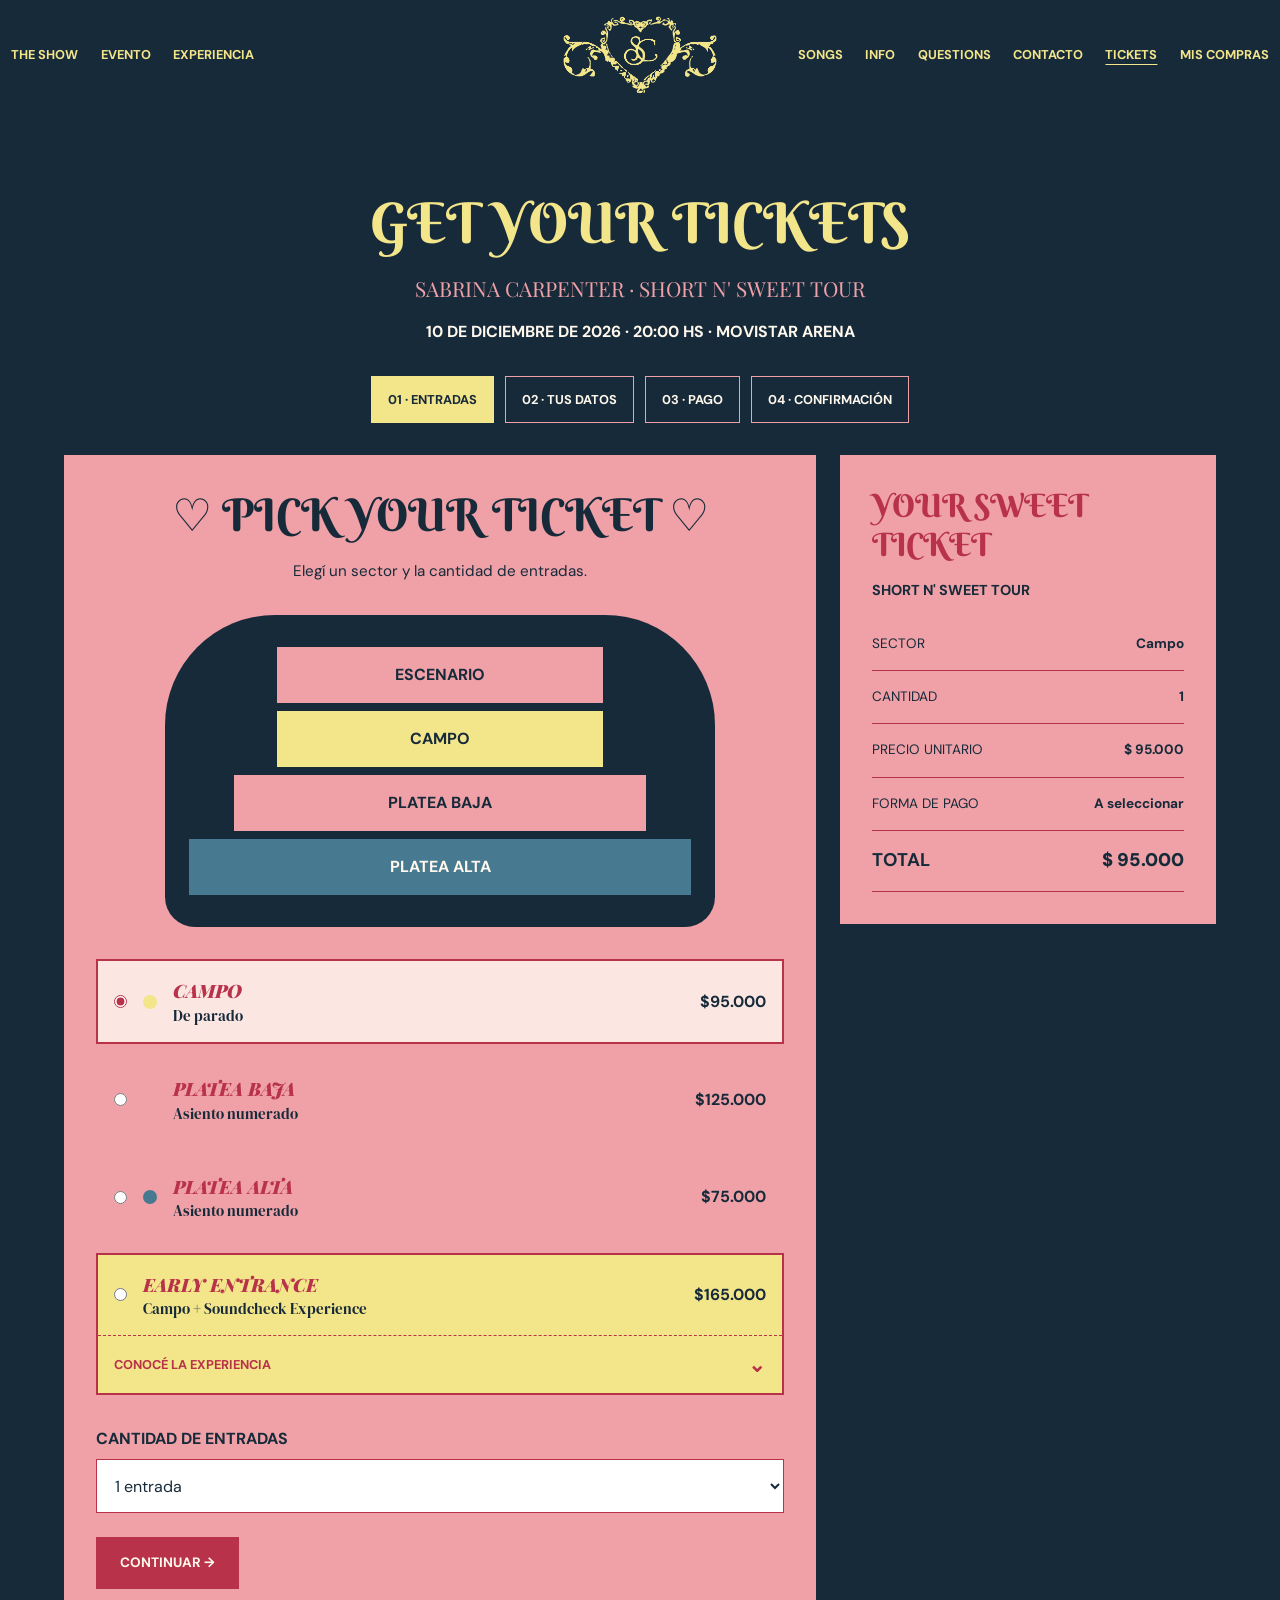
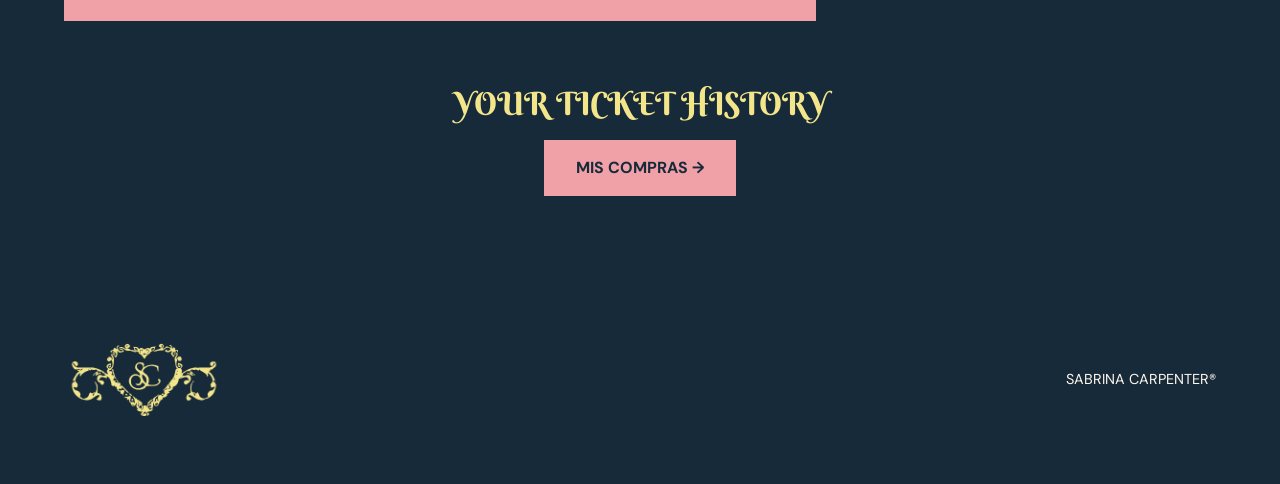
<file: TP2_CorderoAgustina_DGT5AP/tickets.html>
<!DOCTYPE html>
<html lang="es">
<head>
    <meta charset="UTF-8">
    <meta name="viewport" content="width=device-width, initial-scale=1.0">
    <title>TICKETS | Sabrina Carpenter</title>

    <link rel="preconnect" href="https://fonts.googleapis.com">
    <link rel="preconnect" href="https://fonts.gstatic.com" crossorigin>
    <link href="https://fonts.googleapis.com/css2?family=Berkshire+Swash&family=DM+Sans:wght@400;500;600;700&family=DM+Serif+Display:ital@0;1&family=Playfair+Display:ital,wght@0,400;1,900&display=swap" rel="stylesheet">
    <link href="https://cdn.jsdelivr.net/npm/bootstrap@5.0.2/dist/css/bootstrap.min.css" rel="stylesheet">
    <link rel="stylesheet" href="style.css">
    <script src="script.js" defer></script>
</head>
<body>

    <div id="scroll-progress" aria-hidden="true"></div>

    <div class="page">

        <header class="site-header navbar navbar-expand-lg" id="menu-sabrina">

            <a class="logo" href="index.html" aria-label="Ir al inicio">
                <img src="imagenes/logosabrina.png" alt="Sabrina Carpenter">
            </a>

            <button class="navbar-toggler menu-toggle"
                    type="button"
                    data-bs-toggle="collapse"
                    data-bs-target="#site-navigation"
                    aria-controls="site-navigation"
                    aria-expanded="false"
                    aria-label="Abrir o cerrar menú">
                <span class="navbar-toggler-icon"></span>
            </button>

            <div class="collapse navbar-collapse site-navigation" id="site-navigation">

                <nav class="nav-left">
                    <a href="show.html">THE SHOW</a>
                    <a href="evento.html">EVENTO</a>
                    <a href="experiencia.html">EXPERIENCIA</a>
                </nav>

                <nav class="nav-right">
                    <a href="songs.html">SONGS</a>
                    <a href="info.html">INFO</a>
                    <a href="questions.html">QUESTIONS</a>
                    <a href="contacto.html">CONTACTO</a>
                    <a href="tickets.html" aria-current="page">TICKETS</a>
                    <a href="mis-compras.html">MIS COMPRAS</a>
                </nav>

            </div>

        </header>

        <main>

            <section class="tickets-page" id="tickets">

                <div class="section-title">
                    <h1>GET YOUR TICKETS</h1>
                </div>

                <p class="checkout-intro">
                    SABRINA CARPENTER · SHORT N' SWEET TOUR
                </p>

                <p class="checkout-event">
                    10 DE DICIEMBRE DE 2026 · 20:00 HS · MOVISTAR ARENA
                </p>

                <div class="checkout-steps" aria-label="Pasos de la compra">

                    <span class="step-pill active" data-step-label="1">
                        01 · ENTRADAS
                    </span>

                    <span class="step-pill" data-step-label="2">
                        02 · TUS DATOS
                    </span>

                    <span class="step-pill" data-step-label="3">
                        03 · PAGO
                    </span>

                    <span class="step-pill" data-step-label="4">
                        04 · CONFIRMACIÓN
                    </span>

                </div>

                <div class="checkout-layout">

                    <div class="checkout-panel">

                        <section class="checkout-step active" data-step="1">

                            <h2 class="pick-ticket-heading">♡ PICK YOUR TICKET ♡</h2>

                            <p>Elegí un sector y la cantidad de entradas.</p>

                            <div class="arena-map"
                                 role="img"
                                 aria-label="Plano ilustrativo de sectores del estadio">

                                <div class="arena-stage">
                                    ESCENARIO
                                </div>

                                <div class="arena-field">
                                    CAMPO
                                </div>

                                <div class="arena-lower">
                                    PLATEA BAJA
                                </div>

                                <div class="arena-upper">
                                    PLATEA ALTA
                                </div>

                            </div>

                            <div class="ticket-options"
                                 role="radiogroup"
                                 aria-label="Seleccioná un sector">

                                <label class="ticket-option">

                                    <input type="radio"
                                           name="sector"
                                           value="Campo"
                                           data-price="95000"
                                           checked>

                                    <span class="option-dot field-dot"></span>

                                    <span>
                                        <strong>CAMPO</strong>
                                        <small>De parado</small>
                                    </span>

                                    <b>$95.000</b>

                                </label>

                                <label class="ticket-option">

                                    <input type="radio"
                                           name="sector"
                                           value="Platea Baja"
                                           data-price="125000">

                                    <span class="option-dot lower-dot"></span>

                                    <span>
                                        <strong>PLATEA BAJA</strong>
                                        <small>Asiento numerado</small>
                                    </span>

                                    <b>$125.000</b>

                                </label>

                                <label class="ticket-option">

                                    <input type="radio"
                                           name="sector"
                                           value="Platea Alta"
                                           data-price="75000">

                                    <span class="option-dot upper-dot"></span>

                                    <span>
                                        <strong>PLATEA ALTA</strong>
                                        <small>Asiento numerado</small>
                                    </span>

                                    <b>$75.000</b>

                                </label>

                                <div class="early-ticket-wrap">

                                    <label class="ticket-option early-ticket-option">

                                        <input type="radio"
                                               name="sector"
                                               value="Early Entrance"
                                               data-price="165000">

                                        <span class="early-ticket-copy">
                                            <strong>EARLY ENTRANCE</strong>
                                            <small>Campo + Soundcheck Experience</small>
                                        </span>

                                        <b>$165.000</b>

                                    </label>

                                    <button class="early-ticket-toggle"
                                            type="button"
                                            aria-expanded="false"
                                            aria-controls="early-ticket-details">
                                        CONOCÉ LA EXPERIENCIA
                                        <span aria-hidden="true">⌄</span>
                                    </button>

                                    <div class="early-ticket-details"
                                         id="early-ticket-details"
                                         hidden>

                                        <p>
                                            Una experiencia especial para vivir el
                                            concierto desde antes de que comience.
                                        </p>

                                        <ul>
                                            <li>
                                                Acceso anticipado al sector Campo.
                                            </li>
                                            <li>
                                                Acceso a la prueba de sonido
                                                (soundcheck) de Sabrina Carpenter.
                                            </li>
                                            <li>
                                                Entrada al concierto en el sector Campo.
                                            </li>
                                        </ul>

                                        <p>
                                            El soundcheck se realiza antes del show.
                                            Los horarios de ingreso se informarán
                                            oportunamente.
                                        </p>

                                    </div>

                                </div>

                            </div>

                            <label class="quantity-label" for="ticket-quantity">
                                CANTIDAD DE ENTRADAS
                            </label>

                            <select id="ticket-quantity">
                                <option value="1">1 entrada</option>
                                <option value="2">2 entradas</option>
                                <option value="3">3 entradas</option>
                                <option value="4">4 entradas</option>
                            </select>

                            <button class="checkout-button"
                                    type="button"
                                    data-next="2">
                                CONTINUAR →
                            </button>

                        </section>

                        <section class="checkout-step" data-step="2" hidden>

                            <h2>YOUR DETAILS</h2>

                            <p>Completá tus datos para continuar tu compra.</p>

                            <form class="checkout-form" id="buyer-form">

                                <div class="checkout-fields">

                                    <label>
                                        NOMBRE
                                        <input name="nombre"
                                               type="text"
                                               placeholder="Tu nombre"
                                               required>
                                    </label>

                                    <label>
                                        APELLIDO
                                        <input name="apellido"
                                               type="text"
                                               placeholder="Tu apellido"
                                               required>
                                    </label>

                                    <label>
                                        CORREO ELECTRÓNICO
                                        <input name="email"
                                               type="email"
                                               placeholder="nombre@correo.com"
                                               required>
                                    </label>

                                    <label>
                                        TELÉFONO
                                        <input name="telefono"
                                               type="tel"
                                               placeholder="11 1234 5678"
                                               required>
                                    </label>

                                    <label>
                                        DOCUMENTO
                                        <input name="documento"
                                               type="text"
                                               placeholder="DNI"
                                               required>
                                    </label>

                                    <label>
                                        DIRECCIÓN
                                        <input name="direccion"
                                               type="text"
                                               placeholder="Calle y número"
                                               required>
                                    </label>

                                    <label>
                                        CIUDAD
                                        <input name="ciudad"
                                               type="text"
                                               placeholder="Buenos Aires"
                                               required>
                                    </label>

                                    <label>
                                        CÓDIGO POSTAL
                                        <input name="postal"
                                               type="text"
                                               placeholder="C1425"
                                               required>
                                    </label>

                                </div>

                                <div class="checkout-actions">

                                    <button class="checkout-back"
                                            type="button"
                                            data-back="1">
                                        ← VOLVER
                                    </button>

                                    <button class="checkout-button"
                                            type="submit">
                                        CONTINUAR →
                                    </button>

                                </div>

                            </form>

                        </section>

                        <section class="checkout-step" data-step="3" hidden>

                            <h2>PAYMENT METHOD</h2>

                            <p>Elegí un método de pago.</p>

                            <form class="checkout-form" id="payment-form">

                                <h3 class="payment-group-title">
                                    TIPO DE TARJETA
                                </h3>

                                <div class="payment-methods"
                                     role="radiogroup"
                                     aria-label="Tipo de tarjeta">

                                    <label>
                                        <input type="radio"
                                               name="tipoTarjeta"
                                               value="Crédito"
                                               checked>
                                        CRÉDITO
                                    </label>

                                    <label>
                                        <input type="radio"
                                               name="tipoTarjeta"
                                               value="Débito">
                                        DÉBITO
                                    </label>

                                </div>

                                <h3 class="payment-group-title">
                                    MARCA DE TARJETA
                                </h3>

                                <div class="payment-methods"
                                     role="radiogroup"
                                     aria-label="Marca de tarjeta">

                                    <label>
                                        <input type="radio"
                                               name="metodo"
                                               value="Visa"
                                               checked>
                                        VISA
                                    </label>

                                    <label>
                                        <input type="radio"
                                               name="metodo"
                                               value="Mastercard">
                                        MASTERCARD
                                    </label>

                                    <label>
                                        <input type="radio"
                                               name="metodo"
                                               value="American Express">
                                        AMEX
                                    </label>

                                </div>

                                <div id="installments-section">

                                    <h3 class="payment-group-title">
                                        CANTIDAD DE CUOTAS
                                    </h3>

                                    <div class="payment-methods"
                                         role="radiogroup"
                                         aria-label="Cuotas sin interés">

                                        <label>
                                            <input type="radio"
                                                   name="cuotas"
                                                   value="1"
                                                   checked>
                                            1 CUOTA
                                        </label>

                                        <label>
                                            <input type="radio"
                                                   name="cuotas"
                                                   value="3">
                                            3 CUOTAS
                                        </label>

                                        <label>
                                            <input type="radio"
                                                   name="cuotas"
                                                   value="6">
                                            6 CUOTAS
                                        </label>

                                    </div>

                                    <p class="installments-detail"
                                       id="installments-detail"
                                       aria-live="polite">
                                    </p>

                                </div>

                                <div class="checkout-fields">

                                    <label class="full-field">
                                        NOMBRE EN LA TARJETA
                                        <input name="titular"
                                               type="text"
                                               placeholder="Nombre y apellido"
                                               autocomplete="off"
                                               required>
                                    </label>

                                    <label class="full-field">
                                        NÚMERO DE TARJETA
                                        <input name="tarjeta"
                                               type="text"
                                               placeholder="0000 0000 0000 0000"
                                               maxlength="19"
                                               pattern="[0-9 ]{15,19}"
                                               autocomplete="off"
                                               required>
                                    </label>

                                    <label>
                                        VENCIMIENTO
                                        <input name="vencimiento"
                                               type="text"
                                               placeholder="MM/AA"
                                               maxlength="5"
                                               pattern="(0[1-9]|1[0-2])/[0-9]{2}"
                                               autocomplete="off"
                                               required>
                                    </label>

                                    <label>
                                        CÓDIGO DE SEGURIDAD
                                        <input name="codigo"
                                               type="text"
                                               placeholder="000"
                                               maxlength="4"
                                               pattern="[0-9]{3,4}"
                                               autocomplete="off"
                                               required>
                                    </label>

                                </div>

                                <div class="checkout-actions">

                                    <button class="checkout-back"
                                            type="button"
                                            data-back="2">
                                        ← VOLVER
                                    </button>

                                    <button class="checkout-button"
                                            type="submit">
                                        CONFIRMAR COMPRA →
                                    </button>

                                </div>

                            </form>

                        </section>

                        <section class="checkout-step" data-step="4" hidden>

                            <div class="confirmation-mark">♥</div>

                            <h2>YOU'RE ALL SET!</h2>

                            <p>¡Tu compra fue confirmada!</p>

                            <div class="confirmation-details"
                                 id="confirmation-details">
                            </div>

                            <a class="checkout-button checkout-link"
                               href="mis-compras.html">
                                VER MIS COMPRAS →
                            </a>

                            <button class="checkout-back"
                                    id="new-order"
                                    type="button">
                                REALIZAR OTRA COMPRA
                            </button>

                        </section>

                    </div>

                    <aside class="checkout-summary">

                        <h2>YOUR SWEET TICKET</h2>

                        <p>SHORT N' SWEET TOUR</p>

                        <div class="summary-line">
                            <span>SECTOR</span>
                            <strong id="summary-sector">Campo</strong>
                        </div>

                        <div class="summary-line">
                            <span>CANTIDAD</span>
                            <strong id="summary-quantity">1</strong>
                        </div>

                        <div class="summary-line">
                            <span>PRECIO UNITARIO</span>
                            <strong id="summary-price">$95.000</strong>
                        </div>

                        <div class="summary-line" id="summary-payment-row">
                            <span>FORMA DE PAGO</span>
                            <strong id="summary-payment">A seleccionar</strong>
                        </div>

                        <div class="summary-line total">
                            <span>TOTAL</span>
                            <strong id="summary-total">$95.000</strong>
                        </div>

                    </aside>

                </div>

                <div class="history-cta">

                    <h2>YOUR TICKET HISTORY</h2>

                    <a class="button" href="mis-compras.html">
                        MIS COMPRAS →
                    </a>

                </div>

            </section>

        </main>

        <footer>
            <img src="imagenes/logosabrina.png" alt="Sabrina Carpenter">
            <span>SABRINA CARPENTER®</span>
        </footer>

    </div>

    <button id="volver-arriba"
            type="button"
            aria-label="Volver arriba">↑</button>

    <script src="https://cdn.jsdelivr.net/npm/bootstrap@5.0.2/dist/js/bootstrap.bundle.min.js"></script>

</body>
</html>
</file>
<file: TP2_CorderoAgustina_DGT5AP/style.css>
* {
    margin: 0;
    padding: 0;
}

body {
    font-family: "DM Sans", sans-serif;
    background-color: #fff8ed;
    color: #172a3a;
}

.page {
    width: 100%;
    display: grid;
    grid-template-columns: repeat(4, 1fr);
    gap: 0;
}

header {
    min-height: 110px;
    background-color: #172a3a;
    padding: 0 5%;
    grid-column: 1 / span 4;
    display: grid;
    grid-template-columns: repeat(3, 1fr);
    align-items: center;
}

.logo {
    text-align: center;
}

.logo img {
    width: 170px;
    height: auto;
    display: inline-block;
}

nav {
    display: flex;
    align-items: center;
    justify-content: center;
}

.nav-left {
    justify-content: flex-start;
}

.nav-right {
    justify-content: flex-end;
}

nav a {
    color: #f3e58a;
    font-family: "DM Sans", sans-serif;
    font-size: 0.8rem;
    font-weight: 700;
    text-decoration: none;
    text-transform: uppercase;
    padding: 0.7rem;
}

nav a:hover {
    color: #efa1a7;
}

main {
    width: 100%;
    display: grid;
    grid-column: 1 / span 4;
}

.hero {
    min-height: 90vh;
    background-color: #172a3a;
    padding: 3rem 5%;
    display: grid;
    grid-column: 1 / span 4;
    grid-template-columns: repeat(4, 1fr);
    gap: 1.5rem;
    align-items: center;
}

.short-sweet-image {
    grid-column: 1 / span 2;
}

.short-sweet-image img {
    width: 100%;
    height: auto;
    display: block;
}

.flyer-container {
    grid-column: 3 / span 2;
}

.flyer-container img {
    width: 100%;
    height: auto;
    display: block;
}

.besos-hero {
    grid-column: 1 / span 4;
    display: flex;
    justify-content: space-between;
    align-items: center;
}

.beso-hero-1 {
    width: 10rem;
    animation-name: besoArriba;
    animation-duration: 1s;
    animation-timing-function: ease;
    animation-iteration-count: infinite;
    animation-direction: normal;
    animation-fill-mode: both;
}

.beso-hero-2 {
    width: 7rem;
    animation-name: besoCostado;
    animation-duration: 1.5s;
    animation-timing-function: ease;
    animation-iteration-count: infinite;
    animation-direction: normal;
    animation-fill-mode: both;
}

.beso-hero-3 {
    width: 14rem;
    animation-name: besoDiagonal;
    animation-duration: 2s;
    animation-timing-function: ease;
    animation-iteration-count: infinite;
    animation-direction: normal;
    animation-fill-mode: both;
}

.hero-text {
    grid-column: 1 / span 4;
    text-align: center;
    padding: 1rem 5%;
}

.hero-text h1 {
    color: #fff8ed;
    font-family: "Playfair Display", serif;
    font-size: 2.2rem;
    font-weight: 900;
    font-style: italic;
    text-transform: uppercase;
    margin-bottom: 1rem;
}

p {
    font-family: "Playfair Display", serif;
    font-weight: 400;
}

.hero-text p {
    color: #fff8ed;
    font-size: 1.3rem;
    text-transform: uppercase;
}

.hero-buttons {
    display: flex;
    justify-content: center;
    gap: 1rem;
    margin-top: 1.5rem;
}

.button {
    display: inline-block;
    background-color: #efa1a7;
    color: #172a3a;
    padding: 1rem 2rem;
    font-size: 1rem;
    font-weight: 700;
    text-decoration: none;
    text-transform: uppercase;
}

.show {
    min-height: 70vh;
    background-color: #efa1a7;
    padding: 3rem 5%;
    display: grid;
    grid-column: 1 / span 4;
    grid-template-columns: repeat(4, 1fr);
    gap: 1.5rem;
    align-items: center;
}

.section-title {
    grid-column: 1 / span 4;
}

.section-title h2 {
    font-family: "Berkshire Swash", cursive;
    font-size: 3.5rem;
    font-weight: 400;
    text-align: center;
    text-transform: uppercase;
}

.show .section-title h2 {
    color: #172a3a;
}

.show-image {
    grid-column: 1 / span 2;
    height: 22rem;
    background-image: url("imagenes/sabrinaenvivo.jpg");
    background-size: cover;
    background-repeat: no-repeat;
    background-position: center;
}

.show-info {
    grid-column: 3 / span 2;
    padding: 1.5rem;
}

.show-info h3 {
    color: #172a3a;
    font-family: "Playfair Display", serif;
    font-size: 1.6rem;
    font-weight: 900;
    font-style: italic;
    margin-bottom: 1rem;
    text-transform: uppercase;
    text-align: center;
}

.show-info p {
    color: #000000;
    font-size: 1.3rem;
    margin-bottom: 1rem;
    text-transform: uppercase;
}

.besos-show {
    grid-column: 1 / span 4;
    display: flex;
    justify-content: space-between;
    align-items: center;
}

.beso-show-1 {
    width: 9rem;
    animation-name: besoAbajo;
    animation-duration: 1.5s;
    animation-timing-function: ease;
    animation-iteration-count: infinite;
    animation-direction: normal;
    animation-fill-mode: both;
}

.beso-show-2 {
    width: 13rem;
    animation-name: besoArriba;
    animation-duration: 2s;
    animation-timing-function: ease;
    animation-iteration-count: infinite;
    animation-direction: normal;
    animation-fill-mode: both;
}

.event {
    min-height: 100vh;
    padding: 3rem 5%;
    background-color: #fff8ed;
    display: grid;
    grid-column: 1 / span 4;
    grid-template-columns: repeat(4, 1fr);
    gap: 1.5rem;
    align-items: center;
    text-align: center;
}

.event .section-title h2 {
    color: #b8324a;
}

.event-description {
    grid-column: 1 / span 2;
    padding: 2rem;
    text-align: center;
}

.event-description h3 {
    color: #b8324a;
    font-family: "Playfair Display", serif;
    font-size: 1.6rem;
    font-weight: 900;
    font-style: italic;
    margin-bottom: 1rem;
    text-transform: uppercase;
}

.event-description p {
    font-size: 1.3rem;
    text-transform: uppercase;
}

.event-data {
    grid-column: 3 / span 2;
    display: grid;
    grid-template-columns: repeat(2, 1fr);
    gap: 1rem;
}

.data-group {
    display: grid;
    grid-template-columns: repeat(2, 1fr);
    gap: 1rem;
}

.data-box {
    background-color: #fff8ed;
    padding: 1.5rem 1rem;
    text-align: center;
    border: 1px solid #d8667a;
}

.data-box span {
    font-family: "DM Serif Display", serif;
    font-size: 1.1rem;
    font-style: italic;
}

.data-box strong {
    display: block;
    color: #b8324a;
    font-family: "Berkshire Swash", cursive;
    font-size: 2.5rem;
    font-weight: 400;
    text-transform: uppercase;
    margin: 0.5rem 0;
}

.data-box p {
    font-size: 1.2rem;
    text-transform: uppercase;
}

.location-content {
    grid-column: 1 / span 4;
    display: grid;
    grid-template-columns: repeat(2, 1fr);
    gap: 2rem;
    align-items: center;
    margin-top: 2rem;
}

.location-info {
    padding: 1rem;
}

.location-info h3 {
    color: #b8324a;
    font-family: "Playfair Display", serif;
    font-size: 1.6rem;
    font-weight: 900;
    font-style: italic;
    margin: 1rem 0 0.5rem;
    text-transform: uppercase;
}

.location-info p {
    font-size: 1.25rem;
    margin-bottom: 0.8rem;
    text-transform: uppercase;
}

.map {
    height: 24rem;
}

.map iframe {
    width: 100%;
    height: 100%;
    border: 0;
}

.besos-event {
    grid-column: 1 / span 4;
    display: flex;
    justify-content: space-between;
    align-items: center;
}

.beso-event-1 {
    width: 12rem;
    animation-name: besoCostado;
    animation-duration: 2s;
    animation-timing-function: ease;
    animation-iteration-count: infinite;
    animation-direction: normal;
    animation-fill-mode: both;
}

.beso-event-2 {
    width: 8rem;
    animation-name: besoDiagonal;
    animation-duration: 1.5s;
    animation-timing-function: ease;
    animation-iteration-count: infinite;
    animation-direction: normal;
    animation-fill-mode: both;
}

.experience {
    min-height: 80vh;
    background-color: #172a3a;
    color: #fff8ed;
    padding: 3rem 5%;
    display: grid;
    grid-column: 1 / span 4;
    grid-template-columns: repeat(4, 1fr);
    gap: 1.5rem;
    align-items: center;
    text-align: center;
}

.experience .section-title h2 {
    color: #f3e58a;
}

.experience-grid {
    grid-column: 1 / span 4;
    display: grid;
    grid-template-columns: repeat(3, 1fr);
    gap: 1.5rem;
}

.experience-grid article {
    min-height: 18rem;
    padding: 2rem 1.5rem;
    border: 1px solid #477a91;
    display: flex;
    flex-direction: column;
    justify-content: center;
    align-items: center;
}

.experience-grid h3 {
    color: #f3e58a;
    font-family: "Playfair Display", serif;
    font-size: 1.5rem;
    font-weight: 900;
    font-style: italic;
    margin: 1rem 0;
    text-transform: uppercase;
}

.experience-grid p {
    font-size: 1.25rem;
    text-transform: uppercase;
}

.besos-experience {
    grid-column: 1 / span 4;
    display: flex;
    justify-content: space-between;
    align-items: center;
}

.beso-experience-1 {
    width: 8rem;
    animation-name: besoArriba;
    animation-duration: 1.5s;
    animation-timing-function: ease;
    animation-iteration-count: infinite;
    animation-direction: normal;
    animation-fill-mode: both;
}

.beso-experience-2 {
    width: 13rem;
    animation-name: besoCostado;
    animation-duration: 2s;
    animation-timing-function: ease;
    animation-iteration-count: infinite;
    animation-direction: normal;
    animation-fill-mode: both;
}

.songs {
    min-height: 80vh;
    background-color: #f3e58a;
    padding: 3rem 5%;
    display: grid;
    grid-column: 1 / span 4;
    grid-template-columns: repeat(4, 1fr);
    gap: 1.5rem;
    align-items: center;
}

.songs .section-title h2 {
    color: #b8324a;
}

.songs-list {
    grid-column: 1 / span 2;
    padding: 1.5rem;
}

.song {
    display: flex;
    align-items: center;
    border-bottom: 1px solid #172a3a;
    padding: 0.7rem 0;
}

.song span {
    color: #b8324a;
    font-family: "Berkshire Swash", cursive;
    font-size: 1.7rem;
    margin-right: 1rem;
}

.song h3 {
    font-family: "Playfair Display", serif;
    font-size: 1.4rem;
    font-weight: 900;
    font-style: italic;
    text-transform: uppercase;
}

.album-image {
    grid-column: 3 / span 2;
    text-align: center;
}

.album-image img {
    width: 70%;
    height: auto;
    display: inline-block;
}

.besos-songs {
    grid-column: 1 / span 4;
    display: flex;
    justify-content: space-between;
    align-items: center;
}

.beso-songs-1 {
    width: 11rem;
    animation-name: besoDiagonal;
    animation-duration: 1s;
    animation-timing-function: ease;
    animation-iteration-count: infinite;
    animation-direction: normal;
    animation-fill-mode: both;
}

.beso-songs-2 {
    width: 7rem;
    animation-name: besoAbajo;
    animation-duration: 1.5s;
    animation-timing-function: ease;
    animation-iteration-count: infinite;
    animation-direction: normal;
    animation-fill-mode: both;
}

.beso-songs-3 {
    width: 14rem;
    animation-name: besoCostado;
    animation-duration: 2s;
    animation-timing-function: ease;
    animation-iteration-count: infinite;
    animation-direction: normal;
    animation-fill-mode: both;
}

.important {
    min-height: 70vh;
    background-color: #172a3a;
    color: #fff8ed;
    padding: 3rem 5%;
    display: grid;
    grid-column: 1 / span 4;
    grid-template-columns: repeat(4, 1fr);
    gap: 1.5rem;
    align-items: center;
    text-align: center;
}

.important .section-title h2 {
    color: #efa1a7;
}

.important-grid {
    grid-column: 1 / span 4;
    display: grid;
    grid-template-columns: repeat(4, 1fr);
    gap: 1rem;
}

.important-grid article {
    min-height: 14rem;
    border: 1px solid #efa1a7;
    padding: 1.5rem 1rem;
    display: flex;
    flex-direction: column;
    justify-content: center;
}

.important-grid h3 {
    color: #efa1a7;
    font-family: "Playfair Display", serif;
    font-size: 1.4rem;
    font-weight: 900;
    font-style: italic;
    margin: 1rem 0;
    text-transform: uppercase;
}

.important-grid p {
    font-size: 1.25rem;
    text-transform: uppercase;
}

.besos-important {
    grid-column: 1 / span 4;
    display: flex;
    justify-content: space-between;
    align-items: center;
}

.beso-important-1 {
    width: 10rem;
    animation-name: besoAbajo;
    animation-duration: 2s;
    animation-timing-function: ease;
    animation-iteration-count: infinite;
    animation-direction: normal;
    animation-fill-mode: both;
}

.beso-important-2 {
    width: 13rem;
    animation-name: besoDiagonal;
    animation-duration: 1.5s;
    animation-timing-function: ease;
    animation-iteration-count: infinite;
    animation-direction: normal;
    animation-fill-mode: both;
}

.prohibited {
    min-height: 70vh;
    background-color: #efa1a7;
    color: #172a3a;
    padding: 3rem 5%;
    display: grid;
    grid-column: 1 / span 4;
    grid-template-columns: repeat(4, 1fr);
    gap: 1.5rem;
    align-items: center;
    text-align: center;
}

.prohibited .section-title h2 {
    color: #172a3a;
}

.prohibited-grid {
    grid-column: 1 / span 4;
    display: grid;
    grid-template-columns: repeat(4, 1fr);
    gap: 1rem;
}

.prohibited-grid article {
    min-height: 14rem;
    background-color: #fff8ed;
    border: 1px solid #d8667a;
    padding: 1.5rem 1rem;
    display: flex;
    flex-direction: column;
    justify-content: center;
}

.prohibited-grid h3 {
    color: #172a3a;
    font-family: "Playfair Display", serif;
    font-size: 1.4rem;
    font-weight: 900;
    font-style: italic;
    margin: 1rem 0;
    text-transform: uppercase;
}

.prohibited-grid p {
    font-size: 1.25rem;
    text-transform: uppercase;
}

.besos-prohibited {
    grid-column: 1 / span 4;
    display: flex;
    justify-content: space-between;
    align-items: center;
}

.beso-prohibited-1 {
    width: 10rem;
    animation-name: besoCostado;
    animation-duration: 1s;
    animation-timing-function: ease;
    animation-iteration-count: infinite;
    animation-direction: normal;
    animation-fill-mode: both;
}

.beso-prohibited-2 {
    width: 12rem;
    animation-name: besoArriba;
    animation-duration: 2s;
    animation-timing-function: ease;
    animation-iteration-count: infinite;
    animation-direction: normal;
    animation-fill-mode: both;
}

.faq {
    min-height: 80vh;
    padding: 3rem 5%;
    background-color: #fff8ed;
    display: grid;
    grid-column: 1 / span 4;
    grid-template-columns: repeat(4, 1fr);
    gap: 1.5rem;
    align-items: center;
    text-align: center;
}

.faq .section-title h2 {
    color: #b8324a;
}

.faq-list {
    grid-column: 1 / span 4;
    display: grid;
    grid-template-columns: repeat(2, 1fr);
    gap: 1.5rem;
}

.faq-list article {
    min-height: 10rem;
    padding: 1.5rem;
    border: 1px solid #d8667a;
    display: flex;
    flex-direction: column;
    justify-content: center;
}

.faq-list h3 {
    color: #b8324a;
    font-family: "Playfair Display", serif;
    font-size: 1.4rem;
    font-weight: 900;
    font-style: italic;
    margin: 0.5rem 0;
    text-transform: uppercase;
}

.faq-list p {
    font-size: 1.25rem;
    text-transform: uppercase;
}

.besos-faq {
    grid-column: 1 / span 4;
    display: flex;
    justify-content: space-between;
    align-items: center;
}

.beso-faq-1 {
    width: 8rem;
    animation-name: besoDiagonal;
    animation-duration: 2s;
    animation-timing-function: ease;
    animation-iteration-count: infinite;
    animation-direction: normal;
    animation-fill-mode: both;
}

.beso-faq-2 {
    width: 12rem;
    animation-name: besoAbajo;
    animation-duration: 1s;
    animation-timing-function: ease;
    animation-iteration-count: infinite;
    animation-direction: normal;
    animation-fill-mode: both;
}

.contact {
    background-color: #efa1a7;
    padding: 4rem 5%;
    display: grid;
    grid-column: 1 / span 4;
    grid-template-columns: repeat(4, 1fr);
    gap: 1.5rem;
    align-items: center;
    text-align: center;
}

.contact .section-title h2 {
    color: #172a3a;
}

.contact-text {
    grid-column: 1 / span 4;
    padding: 0 15%;
}

.contact-text p {
    font-size: 1.3rem;
    text-transform: uppercase;
}

.contact form {
    grid-column: 1 / span 4;
    display: grid;
    grid-template-columns: repeat(4, 1fr);
    gap: 1rem;
}

.form-row {
    grid-column: 1 / span 4;
    display: grid;
    grid-template-columns: repeat(2, 1fr);
    gap: 1rem;
}

.form-field {
    margin-bottom: 1rem;
}

.form-field label {
    display: block;
    color: #172a3a;
    font-family: "Playfair Display", serif;
    font-size: 1rem;
    font-weight: 900;
    font-style: italic;
    margin-bottom: 0.5rem;
    text-transform: uppercase;
}

.form-field input {
    width: 95%;
    background-color: #fff8ed;
    border: 1px solid #fff8ed;
    padding: 1rem;
    font-family: "DM Sans", sans-serif;
    font-size: 1rem;
    color: #172a3a;
    text-align: center;
}

.form-field textarea {
    width: 95%;
    height: 8rem;
    background-color: #fff8ed;
    border: 1px solid #fff8ed;
    padding: 1rem;
    font-family: "DM Sans", sans-serif;
    font-size: 1rem;
    color: #172a3a;
    text-align: center;
}

.message-field {
    grid-column: 1 / span 4;
}

.contact button {
    grid-column: 2 / span 2;
    background-color: #f3e58a;
    color: #172a3a;
    border: 1px solid #f3e58a;
    padding: 1rem 2rem;
    font-family: "Playfair Display", serif;
    font-size: 1rem;
    font-weight: 900;
    font-style: italic;
    text-transform: uppercase;
}

.important-pink {
    color: #efa1a7;
    font-family: "Playfair Display", serif;
    font-style: normal;
    font-weight: 400;
}

.important-yellow {
    color: #f3e58a;
    font-family: "Playfair Display", serif;
    font-style: normal;
    font-weight: 400;
}

.important-red {
    color: #b8324a;
    font-family: "Playfair Display", serif;
    font-style: normal;
    font-weight: 400;
}

.important-blue {
    color: #172a3a;
    font-family: "Playfair Display", serif;
    font-style: normal;
    font-weight: 400;
}

.besos-contact {
    grid-column: 1 / span 4;
    display: flex;
    justify-content: space-between;
    align-items: center;
}

.beso-contact-1 {
    width: 10rem;
    animation-name: besoArriba;
    animation-duration: 1s;
    animation-timing-function: ease;
    animation-iteration-count: infinite;
    animation-direction: normal;
    animation-fill-mode: both;
}

.beso-contact-2 {
    width: 7rem;
    animation-name: besoCostado;
    animation-duration: 1.5s;
    animation-timing-function: ease;
    animation-iteration-count: infinite;
    animation-direction: normal;
    animation-fill-mode: both;
}

.beso-contact-3 {
    width: 13rem;
    animation-name: besoDiagonal;
    animation-duration: 2s;
    animation-timing-function: ease;
    animation-iteration-count: infinite;
    animation-direction: normal;
    animation-fill-mode: both;
}

footer {
    background-color: #172a3a;
    color: #fff8ed;
    padding: 1.5rem 5%;
    display: flex;
    flex-direction: row;
    align-items: center;
    justify-content: space-between;
    grid-column: 1 / span 4;
}

footer img {
    width: 10rem;
    height: auto;
    display: block;
}

footer span {
    font-size: 0.9rem;
    text-transform: uppercase;
}

@keyframes besoArriba {

    0%, 100% {
        transform: translateY(0);
    }

    50% {
        transform: translateY(-30px);
    }

}

@keyframes besoAbajo {

    0%, 100% {
        transform: translateY(0);
    }

    50% {
        transform: translateY(20px);
    }

}

@keyframes besoCostado {

    0%, 100% {
        transform: translateX(0);
    }

    50% {
        transform: translateX(30px);
    }

}

@keyframes besoDiagonal {

    0%, 100% {
        transform: translate(0, 0);
    }

    50% {
        transform: translate(25px, -25px);
    }

}
/* ANIMACION */
html { scroll-behavior: smooth; }
body { overflow-x: hidden; }
.logo img { animation: entradaLogo 1.3s cubic-bezier(.2,.8,.2,1) both; transition: transform .4s ease, filter .4s ease; }
.logo img:hover { transform: rotate(-3deg) scale(1.09); filter: drop-shadow(0 0 12px #f3e58a); }
.short-sweet-image img { animation: entradaIzquierda 1.6s ease both; transition: transform .45s ease, filter .45s ease; }
.short-sweet-image img:hover { transform: rotate(-2deg) scale(1.035); filter: drop-shadow(0 8px 15px rgba(239,161,167,.35)); }
.flyer-container img { animation: entradaFlyer 1.65s ease .15s both; transition: transform .45s ease, filter .45s ease; }
.flyer-container img:hover { transform: rotate(2deg) scale(1.045); filter: drop-shadow(0 12px 18px rgba(239,161,167,.38)); }
.hero-text h1 { animation: entradaAbajo 1.1s ease .3s both; }
.hero-text p { animation: entradaAbajo 1.1s ease .5s both; }
.hero-buttons { animation: entradaAbajo 1.1s ease .7s both; }
nav a { display: inline-block; transition: color .3s ease, transform .3s ease; }
nav a:hover { transform: translateY(-4px); }
nav a[aria-current="page"] { text-decoration: underline; text-underline-offset: 5px; }
.button { transition: transform .3s ease, background-color .3s ease, box-shadow .3s ease; }
.button:hover { transform: translateY(-5px) scale(1.04); background-color: #f3e58a; box-shadow: 0 8px 18px rgba(0,0,0,.18); }
.show-image { transition: transform .5s ease, filter .5s ease; }
.show-image:hover { transform: scale(1.035); filter: brightness(1.08); }
.album-image img { transition: transform .5s ease, filter .5s ease; }
.album-image img:hover { transform: scale(1.055) rotate(2deg); filter: drop-shadow(0 10px 14px rgba(0,0,0,.2)); }
.data-box, .experience-grid article, .important-grid article, .prohibited-grid article, .faq-list article { transition: transform .35s ease, box-shadow .35s ease; }
.data-box:hover, .experience-grid article:hover, .important-grid article:hover, .prohibited-grid article:hover, .faq-list article:hover { transform: translateY(-7px); box-shadow: 0 10px 18px rgba(0,0,0,.13); }
.song { transition: transform .3s ease, background-color .3s ease; }
.song:hover { transform: translateX(10px); background-color: rgba(255,248,237,.25); }
.contact button { cursor: pointer; transition: transform .3s ease, box-shadow .3s ease; }
.contact button:hover { transform: translateY(-5px); box-shadow: 0 8px 16px rgba(0,0,0,.15); }
.form-field input, .form-field textarea { transition: box-shadow .3s ease; }
.form-field input:focus, .form-field textarea:focus { outline: 2px solid #172a3a; box-shadow: 0 0 0 4px rgba(243,229,138,.5); }

.js-reveal { opacity: 0; transform: translateY(40px); }
.js-reveal.reveal-visible { animation: entradaAbajo .85s ease var(--delay, 0ms) both; }

.faq-trigger { cursor: pointer; }
.faq-trigger:focus-visible { outline: 2px solid #b8324a; outline-offset: 5px; }
.faq-list article p[hidden] { display: none; }
#respuestaFormulario { grid-column: 1 / span 4; text-align: center; font-family: "DM Sans", sans-serif; color: #172a3a; font-size: 1rem; font-weight: 700; }
#scroll-progress { position: fixed; top: 0; left: 0; height: 4px; width: 0; background: #f3e58a; z-index: 9999; pointer-events: none; }
#volver-arriba { position: fixed; bottom: 1.25rem; right: 1.25rem; z-index: 100; width: 3rem; height: 3rem; border-radius: 50%; border: 1px solid #f3e58a; background: #172a3a; color: #f3e58a; font-size: 1.5rem; cursor: pointer; opacity: 0; visibility: hidden; transform: translateY(10px); transition: opacity .3s ease, transform .3s ease, visibility .3s ease; }
#volver-arriba.mostrar { opacity: 1; visibility: visible; transform: translateY(0); }

@keyframes entradaLogo { from { opacity: 0; transform: translateY(-35px); } to { opacity: 1; transform: translateY(0); } }
@keyframes entradaIzquierda { from { opacity: 0; transform: translateX(-55px); } to { opacity: 1; transform: translateX(0); } }
@keyframes entradaFlyer { from { opacity: 0; transform: translateY(65px) rotate(-3deg); } to { opacity: 1; transform: translateY(0) rotate(0); } }
@keyframes entradaAbajo { from { opacity: 0; transform: translateY(40px); } to { opacity: 1; transform: translateY(0); } }

@media (max-width: 980px) {
header { grid-template-columns: 1fr; gap: .5rem; padding-top: 1rem; padding-bottom: 1rem; }
.logo { grid-row: 1; }
.nav-left, .nav-right { justify-content: center; flex-wrap: wrap; } nav a { padding: .5rem; }
.hero, .show, .event, .experience, .songs, .important, .prohibited, .faq, .contact { gap: 1rem; }
.experience-grid { grid-template-columns: repeat(2, 1fr); }
.important-grid, .prohibited-grid { grid-template-columns: repeat(2, 1fr); }
.event-data { grid-template-columns: 1fr; }
.data-group { grid-template-columns: repeat(2, 1fr); }
}
@media (max-width: 640px) {
.hero, .show, .event, .experience, .songs, .important, .prohibited, .faq, .contact { grid-template-columns: 1fr; }
 .hero > *, .show > *, .event > *, .experience > *, .songs > *, .important > *, .prohibited > *, .faq > *, .contact > * { grid-column: 1 / -1; }
.hero-text { padding: 1rem 0; }
.hero-text h1 { font-size: 2.2rem; }
.hero-buttons { flex-wrap: wrap; }
.show-image { min-height: 22rem; }
.location-content, .experience-grid, .important-grid, .prohibited-grid, .faq-list, .form-row { grid-template-columns: 1fr; }
.event-description, .show-info { padding: 1rem; }
.event-data { grid-template-columns: 1fr; }
.songs-list, .album-image { grid-column: 1 / -1; }
.album-image img { max-width: 100%; }
.contact-text { padding: 0; }
.form-field input, .form-field textarea { width: 100%; }
.contact button { grid-column: 1 / -1; }
.section-title h2 { font-size: clamp(2rem, 8vw, 3.5rem); }
.besos-hero img, .besos-show img, .besos-event img, .besos-experience img, .besos-songs img, .besos-important img, .besos-prohibited img, .besos-faq img, .besos-contact img { max-width: 27%; height: auto; }
}
@media (prefers-reduced-motion: reduce) {
html { scroll-behavior: auto; }
 *, *::before, *::after { animation-duration: .01ms !important; animation-iteration-count: 1 !important; transition-duration: .01ms !important; }
.js-reveal { opacity: 1; transform: none; }
}

.site-header { display: grid !important; }
.site-header .menu-toggle { display: none; }
.tickets-preview, .tickets-page { background: #172a3a; color: #fff8ed; padding: 5rem 5%; text-align: center; position: relative; overflow: hidden; }
.tickets-preview .section-title h2, .tickets-page .section-title h1 { font-family: "Berkshire Swash", cursive; color: #efa1a7; font-size: 3.5rem; }
.ticket-details { max-width: 980px; margin: 2rem auto 0; }
.ticket-details > p:first-child { font-family: "Playfair Display", serif; color: #f3e58a; font-size: 1.35rem; }
.ticket-facts { display: grid; grid-template-columns: repeat(3, minmax(0,1fr)); gap: 1rem; margin: 2.5rem auto; }
.ticket-facts > div { border: 1px solid #efa1a7; padding: 1.5rem .75rem; transition: transform .35s ease, box-shadow .35s ease; }
.ticket-facts > div:hover { transform: translateY(-8px); box-shadow: 0 12px 25px rgba(239,161,167,.17); }
.ticket-facts span { display: block; color: #f3e58a; font: 700 .9rem "DM Sans", sans-serif; margin-bottom: .7rem; }
.ticket-facts strong { display: block; color: #fff8ed; font-family: "Playfair Display", serif; font-size: clamp(1rem,2.4vw,1.55rem); }
.ticket-cta { border: 0; cursor: pointer; display: inline-block; }
.ticket-disclaimer { font-family: "DM Sans",sans-serif; font-size: .75rem; margin-top: 1.5rem; color: #fff8ed; opacity: .8; }
.ticket-modal { background: #fff8ed; color: #172a3a; font-family: "DM Sans", sans-serif; }
.ticket-modal .modal-title { font-family: "Berkshire Swash",cursive; color: #b8324a; }
.ticket-modal .modal-header,.ticket-modal .modal-footer { border-color: #efa1a7; }
.ticket-modal .modal-body { text-align: center; padding: 2rem; }
.ticket-modal .modal-footer { justify-content: center; }
@media (max-width: 980px) {
.site-header { grid-template-columns: 1fr auto !important; }
.site-header .logo { grid-column: 1; grid-row: 1; }
.site-header .menu-toggle { display: block; grid-column: 2; grid-row: 1; color: #f3e58a; border: 1px solid #f3e58a; padding: .3rem .8rem; font-size: 1.5rem; }
.site-header .nav-left,.site-header .nav-right { display: none; grid-column: 1 / -1; flex-direction: column; align-items: center; gap: .2rem; }
.site-header.menu-open .nav-left,.site-header.menu-open .nav-right { display: flex; }
}
@media (max-width: 640px) {
.tickets-preview,.tickets-page { padding: 3rem 5%; }
.tickets-preview .section-title h2,.tickets-page .section-title h1 { font-size: 2.3rem; }
.ticket-facts { grid-template-columns: 1fr; }
}

.site-header.navbar { display: grid !important; grid-template-columns: 1fr; position: relative; padding-top: 0; padding-bottom: 0; }
.site-header .logo { position: absolute; left: 50%; transform: translateX(-50%); z-index: 2; }
.site-header .site-navigation { display: flex !important; align-items: center; justify-content: space-between; width: 100%; min-width: 0; }
.site-header .nav-left, .site-header .nav-right { display: flex; flex-wrap: wrap; align-items: center; }
.site-header .nav-left { justify-content: flex-start; padding-right: 105px; }
.site-header .nav-right { justify-content: flex-end; padding-left: 105px; }
.site-header .menu-toggle { display: none; }
.experience-grid.row, .important-grid.row, .prohibited-grid.row, .ticket-facts.row {
    display: flex; flex-wrap: wrap; grid-template-columns: none; gap: 0;
    padding-left: 0; padding-right: 0; margin-left: calc(var(--bs-gutter-x) * -.5); margin-right: calc(var(--bs-gutter-x) * -.5);
}
.experience-grid.row > .bs-card-col, .important-grid.row > .bs-card-col,
.prohibited-grid.row > .bs-card-col, .ticket-facts.row > .bs-ticket-col { display: flex; }
.experience-grid.row article, .important-grid.row article, .prohibited-grid.row article { width: 100%; height: 100%; }
.ticket-facts.row > .bs-ticket-col > div { width: 100%; }
/* Un único h1 en páginas interiores, con idéntica apariencia al h2 original. */
.section-title h1 { font-family: "Berkshire Swash", cursive; font-size: 3.5rem; font-weight: inherit; text-align: center; }
.show .section-title h1 { color: #172a3a; }
.event .section-title h1 { color: #b8324a; }
.experience .section-title h1 { color: #f3e58a; }
.songs .section-title h1 { color: #b8324a; }
.important .section-title h1 { color: #efa1a7; }
.prohibited .section-title h1 { color: #172a3a; }
.faq .section-title h1 { color: #b8324a; }
.contact .section-title h1 { color: #172a3a; }
.faq-button { display: block; width: 100%; border: 0; padding: 0; background: transparent; color: inherit;
font-family: "Playfair Display", serif; font-size: inherit; font-weight: 900; text-align: inherit; cursor: pointer; }
.faq-button:focus-visible { outline: 2px solid #b8324a; outline-offset: 5px; }
@media (max-width: 991.98px) {
.site-header.navbar { grid-template-columns: 1fr auto !important; min-height: 110px; padding: 12px 5%; }
.site-header .logo { position: static; transform: none; grid-column: 1; grid-row: 1; justify-self: start; }
.site-header .menu-toggle { display: block; grid-column: 2; grid-row: 1; justify-self: end; border: 1px solid #f3e58a; color: #f3e58a; padding: .35rem .6rem; }
.site-header .navbar-toggler-icon { background-image: none; width: 1.5em; height: 1.5em; position: relative; }
.site-header .navbar-toggler-icon::after { content: '☰'; font: 700 1.6rem/1 "DM Sans", sans-serif; color: #f3e58a; }
.site-header .site-navigation { display: none !important; grid-column: 1 / -1; grid-row: 2; width: 100%; }
.site-header .site-navigation.show { display: flex !important; flex-direction: column; align-items: stretch; padding: 1rem 0; }
.site-header .site-navigation.collapsing { display: flex !important; flex-direction: column; align-items: stretch; }
.site-header .nav-left, .site-header .nav-right { padding: 0; justify-content: center; flex-direction: column; align-items: stretch; text-align: center; }
.site-header nav a { display: block; }
}
@media (max-width: 640px) { .section-title h1 { font-size: 2.5rem; } }
.section-title h1 { font-weight: 400; text-transform: uppercase; }
.faq-list .faq-button {
color: #b8324a;
font-family: "Playfair Display", serif;
font-size: 1.4rem;
font-weight: 900;
font-style: italic;
margin: .5rem 0;
text-transform: uppercase;
text-align: left;
}
.ticket-facts.row > .bs-ticket-col > div { display: block; }
html,
body,
body * {
    cursor: url("imagenes/cursor-corazon-32.png") 16 16, auto !important;
}
@keyframes flotar {
    0%, 100% {
        transform: translateY(0);
    }

    50% {
        transform: translateY(-12px);
    }
}
@keyframes balancear {
    0%, 100% {
        transform: rotate(-2deg);
    }

    50% {
        transform: rotate(2deg);
    }
}

.logo img {
    animation: flotar 4s ease-in-out infinite;
}

.short-sweet-image img {
    animation: flotar 5s ease-in-out infinite;
}

.flyer-container img {
    animation: balancear 4s ease-in-out infinite;
}

.show-image {
    animation: flotar 5s ease-in-out infinite;
}

.album-image img {
    animation: balancear 5s ease-in-out infinite;
}

.logo img:hover,
.short-sweet-image img:hover,
.flyer-container img:hover,
.show-image:hover,
.album-image img:hover {
    animation-play-state: running;
}
.tickets-preview,
.tickets-page {
    grid-column: 1 / -1;
    width: 100%;
    min-width: 0;
    box-sizing: border-box;
}
.tickets-preview {
    min-height: 80vh;
    display: flex;
    flex-direction: column;
    justify-content: center;
    align-items: center;
    text-align: center;
}
.tickets-preview .ticket-details {
    width: 100%;
    max-width: 980px;
    margin-left: auto;
    margin-right: auto;
}
.tickets-preview .ticket-facts {
    width: 100%;
}
@media (max-width: 640px) {
    .tickets-preview,
    .tickets-page {
        padding: 3rem 5%;
    }

    .tickets-preview .ticket-facts {
        grid-template-columns: 1fr;
    }
}
main { grid-template-columns: repeat(4, minmax(0, 1fr)); }
main > .tickets-preview { grid-column: 1 / -1; width: 100%; min-width: 0; box-sizing: border-box; }
main > .tickets-preview .ticket-details { width: 100%; max-width: 980px; }
main > .tickets-preview .ticket-facts { width: 100%; }

@media (max-width: 991.98px) {

    .site-header.navbar {
        display: grid !important;
        grid-template-columns: 1fr auto !important;
        padding: 15px 5%;
    }

    .site-header .logo {
        position: static;
        transform: none;
        grid-column: 1;
        grid-row: 1;
        justify-self: start;
    }

    .site-header .menu-toggle {
        display: block !important;
        grid-column: 2;
        grid-row: 1;
        justify-self: end;
        border: 1px solid #f3e58a;
        padding: 8px 12px;
    }

    .site-header .navbar-toggler-icon {
        background-image: none;
        width: auto;
        height: auto;
    }

    .site-header .navbar-toggler-icon::after {
        content: "☰";
        color: #f3e58a;
        font-size: 26px;
    }

    .site-header .site-navigation {
        display: none !important;
        grid-column: 1 / -1;
        grid-row: 2;
        width: 100%;
    }

    .site-header .site-navigation.show,
    .site-header .site-navigation.collapsing {
        display: flex !important;
        flex-direction: column;
        align-items: center;
        padding: 20px 0;
    }

    .site-header .nav-left,
    .site-header .nav-right {
        display: flex;
        flex-direction: column;
        align-items: center;
        padding: 0;
    }
}
COMPRA DE ENTRADAS
.tickets-page {
    grid-column: 1 / -1;
    width: 100%;
    min-height: 85vh;
    padding: 4rem 5%;
    background-color: #172a3a;
    color: #fff8ed;
    text-align: center;
}

.tickets-page .section-title h1 {
    font-family: "Berkshire Swash", cursive;
    color: #f3e58a;
    font-size: 3.5rem;
}

.checkout-intro {
    margin-top: 1rem;
    color: #efa1a7;
    font-family: "Playfair Display", serif;
    font-size: 1.3rem;
}

.checkout-event {
    margin: 1rem 0 2rem;
    font-family: "DM Sans", sans-serif;
    font-weight: 700;
}

.demo-note {
    max-width: 800px;
    margin: 1.5rem auto;
    font-family: "DM Sans", sans-serif;
    font-size: 0.8rem;
    line-height: 1.6;
    color: #f3e58a;
}

.checkout-steps {
    display: flex;
    justify-content: center;
    flex-wrap: wrap;
    gap: 0.7rem;
    margin: 2rem 0;
}

.step-pill {
    padding: 0.8rem 1rem;
    border: 1px solid #efa1a7;
    color: #fff8ed;
    font-family: "DM Sans", sans-serif;
    font-size: 0.8rem;
    font-weight: 700;
}

.step-pill.active {
    background-color: #f3e58a;
    color: #172a3a;
    border-color: #f3e58a;
}

.checkout-layout {
    max-width: 1200px;
    margin: 0 auto;
    display: grid;
    grid-template-columns: 2fr 1fr;
    gap: 1.5rem;
    align-items: start;
    text-align: left;
}

.checkout-panel,
.checkout-summary {
    padding: 2rem;
    background-color: #fff8ed;
    color: #172a3a;
}

.checkout-step {
    display: none;
}

.checkout-step.active {
    display: block;
    animation: checkoutAppear 0.5s ease;
}

@keyframes checkoutAppear {
    from {
        opacity: 0;
        transform: translateY(15px);
    }
    to {
        opacity: 1;
        transform: translateY(0);
    }
}

.checkout-step h2,
.checkout-summary h2,
.history-cta h2 {
    font-family: "Berkshire Swash", cursive;
    font-size: 2rem;
    color: #b8324a;
    margin-bottom: 1rem;
}

.checkout-step p {
    font-family: "DM Sans", sans-serif;
    font-size: 0.95rem;
    line-height: 1.6;
}

/* MAPA ILUSTRATIVO */

.arena-map {
    margin: 2rem auto 1rem;
    padding: 1.5rem;
    max-width: 550px;
    background-color: #172a3a;
    border-radius: 110px 110px 30px 30px;
    text-align: center;
}

.arena-stage,
.arena-field,
.arena-lower,
.arena-upper {
    padding: 1rem;
    margin: 0.5rem auto;
    font-family: "DM Sans", sans-serif;
    font-weight: 700;
    text-align: center;
}

.arena-stage {
    width: 65%;
    background-color: #efa1a7;
    color: #172a3a;
}

.arena-field {
    width: 65%;
    background-color: #f3e58a;
    color: #172a3a;
}

.arena-lower {
    width: 82%;
    background-color: #efa1a7;
    color: #172a3a;
}

.arena-upper {
    width: 100%;
    background-color: #477a91;
    color: #fff8ed;
}

.map-caption {
    text-align: center;
    font-size: 0.8rem !important;
}

/* SECTORES Y CANTIDAD */

.ticket-options {
    display: grid;
    gap: 0.8rem;
    margin: 2rem 0;
}

.ticket-option {
    display: flex;
    align-items: center;
    gap: 1rem;
    padding: 1rem;
    border: 2px solid #efa1a7;
    cursor: pointer;
    transition: background-color 0.3s ease,
                transform 0.3s ease;
}

.ticket-option:hover {
    background-color: #fbe6e2;
    transform: translateY(-3px);
}

.ticket-option:has(input:checked) {
    border-color: #b8324a;
    background-color: #fbe6e2;
}

.ticket-option input {
    accent-color: #b8324a;
}

.ticket-option span strong,
.ticket-option span small {
    display: block;
}

.ticket-option small {
    font-size: 0.75rem;
}

.ticket-option b {
    margin-left: auto;
    white-space: nowrap;
}

.option-dot {
    width: 14px;
    height: 14px;
    border-radius: 50%;
    flex-shrink: 0;
}

.field-dot { background-color: #f3e58a; }
.lower-dot { background-color: #efa1a7; }
.upper-dot { background-color: #477a91; }

.quantity-label {
    display: block;
    margin: 1rem 0 0.5rem;
    font-weight: 700;
}

#ticket-quantity {
    width: 100%;
    padding: 0.9rem;
    border: 1px solid #b8324a;
    background-color: white;
    color: #172a3a;
}

/* BOTONES */

.checkout-button,
.checkout-back {
    display: inline-block;
    padding: 1rem 1.5rem;
    margin-top: 1.5rem;
    border: 0;
    font-family: "DM Sans", sans-serif;
    font-size: 0.85rem;
    font-weight: 700;
    text-decoration: none;
    text-align: center;
    cursor: pointer;
    transition: transform 0.3s ease,
                background-color 0.3s ease;
}

.checkout-button {
    background-color: #b8324a;
    color: #fff8ed;
}

.checkout-button:hover {
    background-color: #172a3a;
    color: #fff8ed;
    transform: translateY(-3px);
}

.checkout-back {
    background-color: #efa1a7;
    color: #172a3a;
}

.checkout-actions {
    display: flex;
    gap: 1rem;
    flex-wrap: wrap;
}

/* FORMULARIOS */

.checkout-fields {
    display: grid;
    grid-template-columns: repeat(2, minmax(0, 1fr));
    gap: 1rem;
    margin-top: 1.5rem;
}

.checkout-fields label {
    display: block;
    font-family: "DM Sans", sans-serif;
    font-size: 0.8rem;
    font-weight: 700;
}

.checkout-fields input {
    display: block;
    width: 100%;
    margin-top: 0.5rem;
    padding: 0.9rem;
    border: 1px solid #d8667a;
    background-color: white;
    color: #172a3a;
    font-family: "DM Sans", sans-serif;
}

.full-field {
    grid-column: 1 / -1;
}

.payment-methods {
    display: flex;
    gap: 0.8rem;
    flex-wrap: wrap;
    margin-top: 1.5rem;
}

.payment-methods label {
    padding: 0.8rem;
    border: 1px solid #d8667a;
    font-family: "DM Sans", sans-serif;
    font-size: 0.8rem;
    font-weight: 700;
    cursor: pointer;
}

.payment-methods input {
    accent-color: #b8324a;
}

.payment-warning {
    padding: 1rem;
    background-color: #fbe6e2;
    border-left: 4px solid #b8324a;
}

/* RESUMEN DE COMPRA */

.checkout-summary {
    position: sticky;
    top: 1rem;
    background-color: #efa1a7;
}

.checkout-summary > p {
    font-family: "DM Sans", sans-serif;
    font-size: 0.9rem;
    font-weight: 700;
}

.summary-line {
    display: flex;
    justify-content: space-between;
    gap: 1rem;
    padding: 1rem 0;
    border-bottom: 1px solid #b8324a;
    font-family: "DM Sans", sans-serif;
    font-size: 0.85rem;
}

.summary-line strong {
    text-align: right;
}

.summary-line.total {
    font-size: 1.15rem;
    font-weight: 700;
}

.summary-small {
    margin-top: 1rem;
}

/* CONFIRMACIÓN */

.confirmation-mark {
    font-size: 4rem;
    color: #b8324a;
    text-align: center;
    animation: checkoutAppear 0.5s ease;
}

.confirmation-details {
    margin-top: 1.5rem;
    padding: 1rem;
    border: 1px solid #efa1a7;
    line-height: 2;
}

.checkout-link {
    margin-right: 1rem;
}

/* HISTORIAL DE COMPRAS */

.history-cta {
    margin: 4rem auto 0;
    text-align: center;
}

.history-cta h2 {
    color: #f3e58a;
}

.history-cta p {
    color: #fff8ed;
}

.history-inline-link {
    display: block;
    margin: 1rem auto;
    color: #f3e58a;
    font-weight: 700;
    text-decoration: underline;
}

.orders-list {
    max-width: 900px;
    margin: 2rem auto;
    display: grid;
    gap: 1rem;
}

.order-card {
    padding: 1.5rem;
    background-color: #fff8ed;
    color: #172a3a;
    text-align: left;
    border-left: 6px solid #efa1a7;
}

.order-card h2 {
    font-family: "Berkshire Swash", cursive;
    font-size: 1.7rem;
    color: #b8324a;
}

.order-card p {
    font-family: "DM Sans", sans-serif;
    font-size: 1rem;
    line-height: 1.6;
}

/* RESPONSIVE */

@media (max-width: 800px) {
    .checkout-layout {
        grid-template-columns: 1fr;
    }

    .checkout-summary {
        position: static;
    }

    .checkout-panel,
    .checkout-summary {
        padding: 1.3rem;
    }

    .checkout-steps {
        gap: 0.35rem;
    }

    .step-pill {
        padding: 0.5rem;
        font-size: 0.65rem;
    }
}

@media (max-width: 500px) {
    .checkout-fields {
        grid-template-columns: 1fr;
    }

    .ticket-option {
        flex-wrap: wrap;
    }

    .ticket-option b {
        margin-left: auto;
    }

    .arena-map {
        padding: 0.7rem;
    }

    .arena-field,
    .arena-lower,
    .arena-upper {
        padding: 0.9rem 0.3rem;
    }

    .checkout-actions > * {
        flex: 1;
    }
}

@media (prefers-reduced-motion: reduce) {
    .checkout-step.active {
        animation: none;
    }

    .ticket-option,
    .checkout-button {
        transition: none;
    }
}
.history-page #orders-list .order-card {
    display: flex;
    justify-content: center;
    align-items: center;
    text-align: center;
    min-height: 120px;
    width: 100%;
}

.history-page #orders-list .order-card h2 {
    width: 100%;
    margin: 0;
    text-align: center;
}

.checkout-step[data-step="1"] > h2,
.checkout-step[data-step="1"] > p:first-of-type {
    text-align: center;
    width: 100%;
    margin-left: auto;
    margin-right: auto;
}


.payment-group-title {
    font-family: 'DM Sans', sans-serif;
    font-size: 15px;
    font-weight: 700;
    color: #172a3a;
    margin-top: 26px;
    margin-bottom: 14px;
    letter-spacing: 0.5px;
}

.checkout-step .payment-methods {
    display: flex;
    flex-wrap: wrap;
    align-items: center;
    gap: 12px;
    margin-bottom: 18px;
}

.checkout-step .payment-methods label {
    display: flex;
    align-items: center;
    justify-content: center;
    gap: 9px;
    padding: 13px 18px;
    border: 1px solid #efa1a7;
    background-color: #fff8ed;
    border-radius: 4px;
    color: #172a3a;
    font-family: 'DM Sans', sans-serif;
    font-size: 13px;
    font-weight: 700;
    cursor: pointer;
    transition: background-color 0.2s ease, border-color 0.2s ease;
}

.checkout-step .payment-methods label:hover {
    background-color: #fce6e7;
    border-color: #b8324a;
}

.checkout-step .payment-methods label:has(input:checked) {
    background-color: #f8d4d8;
    border-color: #b8324a;
}

.checkout-step .payment-methods input[type="radio"] {
    accent-color: #b8324a;
    margin: 0;
    cursor: pointer;
}

#installments-section {
    margin-top: 18px;
    margin-bottom: 22px;
}

#installments-section[hidden] {
    display: none !important;
}

.installments-detail {
    font-family: 'DM Sans', sans-serif;
    font-size: 14px;
    font-weight: 600;
    color: #b8324a;
    margin-top: 12px;
    margin-bottom: 18px;
    line-height: 1.5;
}

#summary-payment-row {
    display: flex;
    align-items: flex-start;
    justify-content: space-between;
    gap: 14px;
}

#summary-payment {
    text-align: right;
    overflow-wrap: anywhere;
}

.checkout-step[data-step="1"] > h2,
.checkout-step[data-step="1"] > p:first-of-type {
    text-align: center;
    width: 100%;
    margin-left: auto;
    margin-right: auto;
}

.checkout-step[hidden] {
    display: none !important;
}

@media (max-width: 767px) {
    .checkout-step .payment-methods {
        gap: 9px;
    }

    .checkout-step .payment-methods label {
        flex: 1 1 auto;
        padding: 12px;
        font-size: 12px;
    }

    .payment-group-title {
        font-size: 14px;
        margin-top: 22px;
    }

    .installments-detail {
        font-size: 13px;
    }

    #summary-payment-row {
        flex-wrap: wrap;
    }

    #summary-payment {
        max-width: 100%;
    }
}


.tickets-page .pick-ticket-heading {
    font-family: "Berkshire Swash", cursive;
    font-size: clamp(1.8rem, 3.5vw, 3rem);
    font-weight: 400;
    color: #b8324a;
    text-align: center;
    line-height: 1.25;
}

.tickets-page .ticket-option strong {
    font-family: "Playfair Display", serif;
    font-style: italic;
    font-weight: 900;
    font-size: 1.15rem;
    color: #b8324a;
}

.tickets-page .ticket-option small {
    font-family: "DM Serif Display", serif;
    font-size: 0.95rem;
    color: #172a3a;
    line-height: 1.4;
}

.tickets-page .ticket-option b,
.tickets-page .quantity-label,
.tickets-page .checkout-button,
.tickets-page .checkout-back,
.tickets-page .summary-line {
    font-family: "DM Sans", sans-serif;
}

.tickets-page .checkout-summary h2 {
    font-family: "Berkshire Swash", cursive;
    font-weight: 400;
}

.early-ticket-wrap {
    border: 2px solid #b8324a;
    background: #f3e58a;
}

.early-ticket-wrap:has(input:checked) {
    box-shadow: 0 0 0 3px #efa1a7;
}

.early-ticket-wrap .early-ticket-option,
.early-ticket-wrap .early-ticket-option:hover,
.early-ticket-wrap .early-ticket-option:has(input:checked) {
    background: transparent;
    border: 0;
    margin: 0;
    transform: none;
}

.early-ticket-copy {
    min-width: 0;
}

.early-ticket-toggle {
    display: flex;
    justify-content: space-between;
    align-items: center;
    width: 100%;
    padding: 0.8rem 1rem;
    background: transparent;
    border: 0;
    border-top: 1px dashed #b8324a;
    color: #b8324a;
    font-family: "DM Sans", sans-serif;
    font-weight: 700;
    font-size: 0.8rem;
    text-align: left;
    cursor: pointer;
}

.early-ticket-toggle span {
    font-size: 1.3rem;
    transition: transform 0.2s ease;
}

.early-ticket-toggle[aria-expanded="true"] span {
    transform: rotate(180deg);
}

.early-ticket-details {
    padding: 1rem 1.2rem;
    background: #fff8ed;
    color: #172a3a;
    border-top: 1px dashed #b8324a;
    text-align: left;
}

.early-ticket-details[hidden] {
    display: none !important;
}

.early-ticket-details p,
.early-ticket-details li {
    font-family: "DM Serif Display", serif;
    font-size: 1rem;
    line-height: 1.55;
}

.early-ticket-details ul {
    padding-left: 1.3rem;
    margin: 0.75rem 0;
}

.early-ticket-details li {
    margin: 0.4rem 0;
}

@media (max-width: 600px) {
    .early-ticket-wrap .ticket-option {
        flex-wrap: wrap;
        gap: 0.6rem;
    }

    .early-ticket-wrap .ticket-option b {
        margin-left: 1.5rem;
    }
}

@media (prefers-reduced-motion: reduce) {
    .early-ticket-toggle span {
        transition: none;
    }
}


.tickets-page .checkout-panel {
    background-color: #efa1a7;
}

.tickets-page .checkout-step {
    background-color: transparent;
}

.tickets-page .checkout-step h2 {
    color: #172a3a;
}

.tickets-page .pick-ticket-heading {
    color: #b8324a;
}

@media (max-width: 991px) {

    .tickets-page .checkout-layout {
        display: grid;
        grid-template-columns: 1fr;
        gap: 25px;
    }

    .tickets-page .checkout-panel,
    .tickets-page .checkout-summary {
        width: 100%;
        min-width: 0;
    }

    .tickets-page .checkout-steps {
        display: flex;
        flex-wrap: wrap;
        justify-content: center;
        gap: 10px;
    }

    .tickets-page .checkout-fields {
        grid-template-columns: repeat(2, minmax(0, 1fr));
    }
}

@media (max-width: 600px) {

    .tickets-page {
        padding-left: 16px;
        padding-right: 16px;
    }

    .tickets-page .checkout-panel,
    .tickets-page .checkout-summary {
        padding: 22px 16px;
        max-width: 100%;
        box-sizing: border-box;
    }

    .tickets-page .checkout-steps {
        display: grid;
        grid-template-columns: repeat(2, minmax(0, 1fr));
        gap: 8px;
    }

    .tickets-page .step-pill {
        width: 100%;
        min-width: 0;
        font-size: 11px;
        text-align: center;
    }

    .tickets-page .pick-ticket-heading {
        font-size: clamp(24px, 7vw, 34px);
    }

    .tickets-page .ticket-option {
        display: flex;
        align-items: center;
        flex-wrap: wrap;
        gap: 10px;
        padding: 15px 12px;
    }

    .tickets-page .ticket-option strong {
        font-size: 16px;
    }

    .tickets-page .ticket-option b {
        font-size: 15px;
    }

    .tickets-page .checkout-fields {
        display: grid;
        grid-template-columns: minmax(0, 1fr);
        gap: 14px;
    }

    .tickets-page .checkout-fields label,
    .tickets-page .checkout-fields input,
    .tickets-page .checkout-fields select {
        width: 100%;
        min-width: 0;
        box-sizing: border-box;
    }

    .tickets-page .payment-methods {
        display: flex;
        flex-wrap: wrap;
        gap: 10px;
    }

    .tickets-page .checkout-actions {
        display: flex;
        flex-direction: column;
        gap: 12px;
    }

    .tickets-page .checkout-actions button,
    .tickets-page .checkout-button {
        width: 100%;
        max-width: 100%;
    }

    .tickets-page .summary-line {
        display: flex;
        justify-content: space-between;
        flex-wrap: wrap;
        gap: 8px;
    }

    .tickets-page .arena-map {
        max-width: 100%;
        box-sizing: border-box;
    }

    .tickets-page .early-ticket-wrap {
        max-width: 100%;
        box-sizing: border-box;
    }
}

/* AJUSTES RESPONSIVE - PORTADA */

/* IPAD MINI Y TABLETS */

@media (min-width: 641px) and (max-width: 991.98px) {

    .page .hero {
        grid-template-columns: repeat(4, minmax(0, 1fr));
    }

    .page .hero .short-sweet-image,
    .page .hero .flyer-container {
        min-width: 0;
        max-width: 100%;
    }

    .page .hero .short-sweet-image img,
    .page .hero .flyer-container img {
        display: block;
        width: 100%;
        max-width: 100%;
        height: auto;
        object-fit: contain;
    }
}

@media (max-width: 640px) {

    .page .hero {
        grid-template-columns: minmax(0, 1fr);
        padding: 2rem 16px;
        gap: 1.5rem;
    }

    .page .hero > * {
        grid-column: 1 / -1;
        min-width: 0;
        max-width: 100%;
    }

    .page .hero .short-sweet-image,
    .page .hero .flyer-container {
        width: 100%;
        margin: 0 auto;
    }

    .page .hero .short-sweet-image img,
    .page .hero .flyer-container img {
        display: block;
        width: 100%;
        max-width: 100%;
        height: auto;
        object-fit: contain;
    }

    .page .hero .besos-hero {
        width: 100%;
        min-width: 0;
    }

    .page .hero .hero-text {
        width: 100%;
        min-width: 0;
        max-width: 100%;
        box-sizing: border-box;
        padding: 1rem 0;
    }

    .page .hero .hero-text h1 {
        font-size: clamp(1.4rem, 6vw, 2.2rem);
        overflow-wrap: break-word;
    }

    .page .hero .hero-text p {
        font-size: clamp(.9rem, 3.8vw, 1.3rem);
    }
}
</file>
